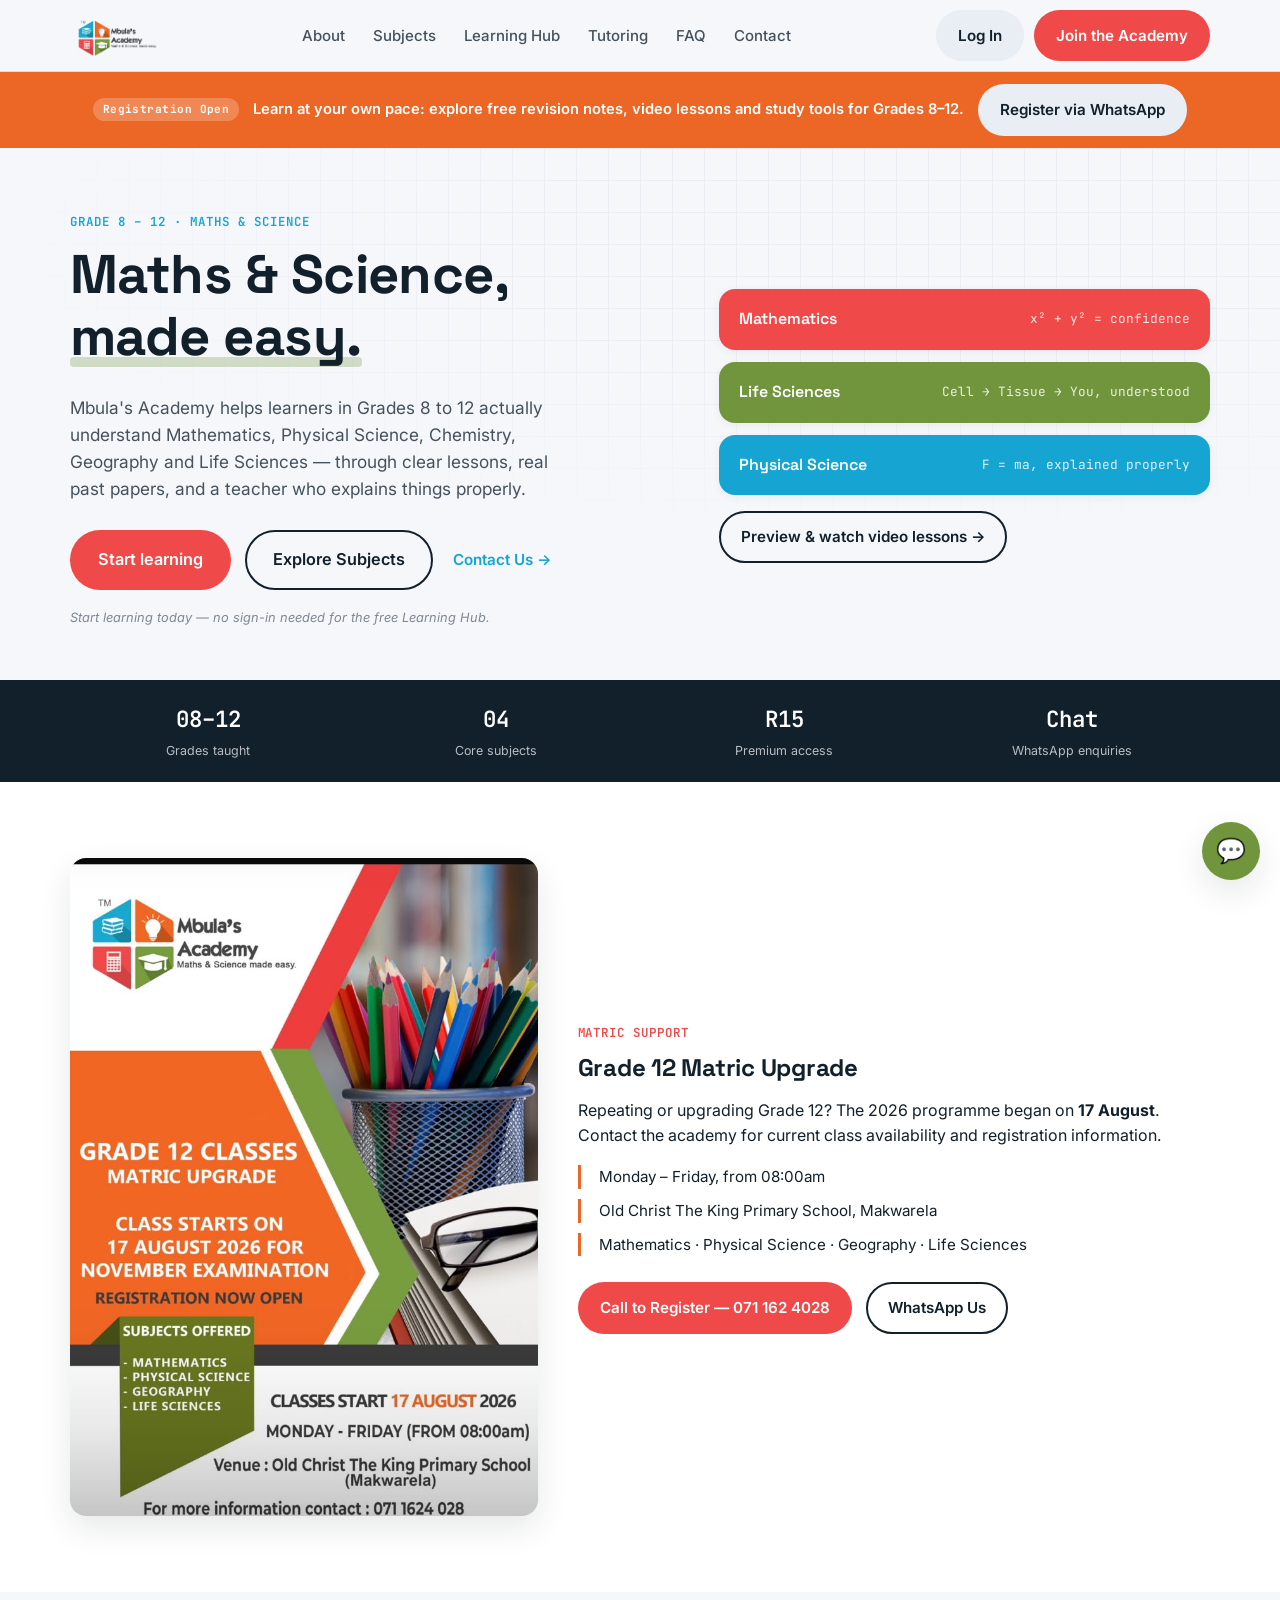
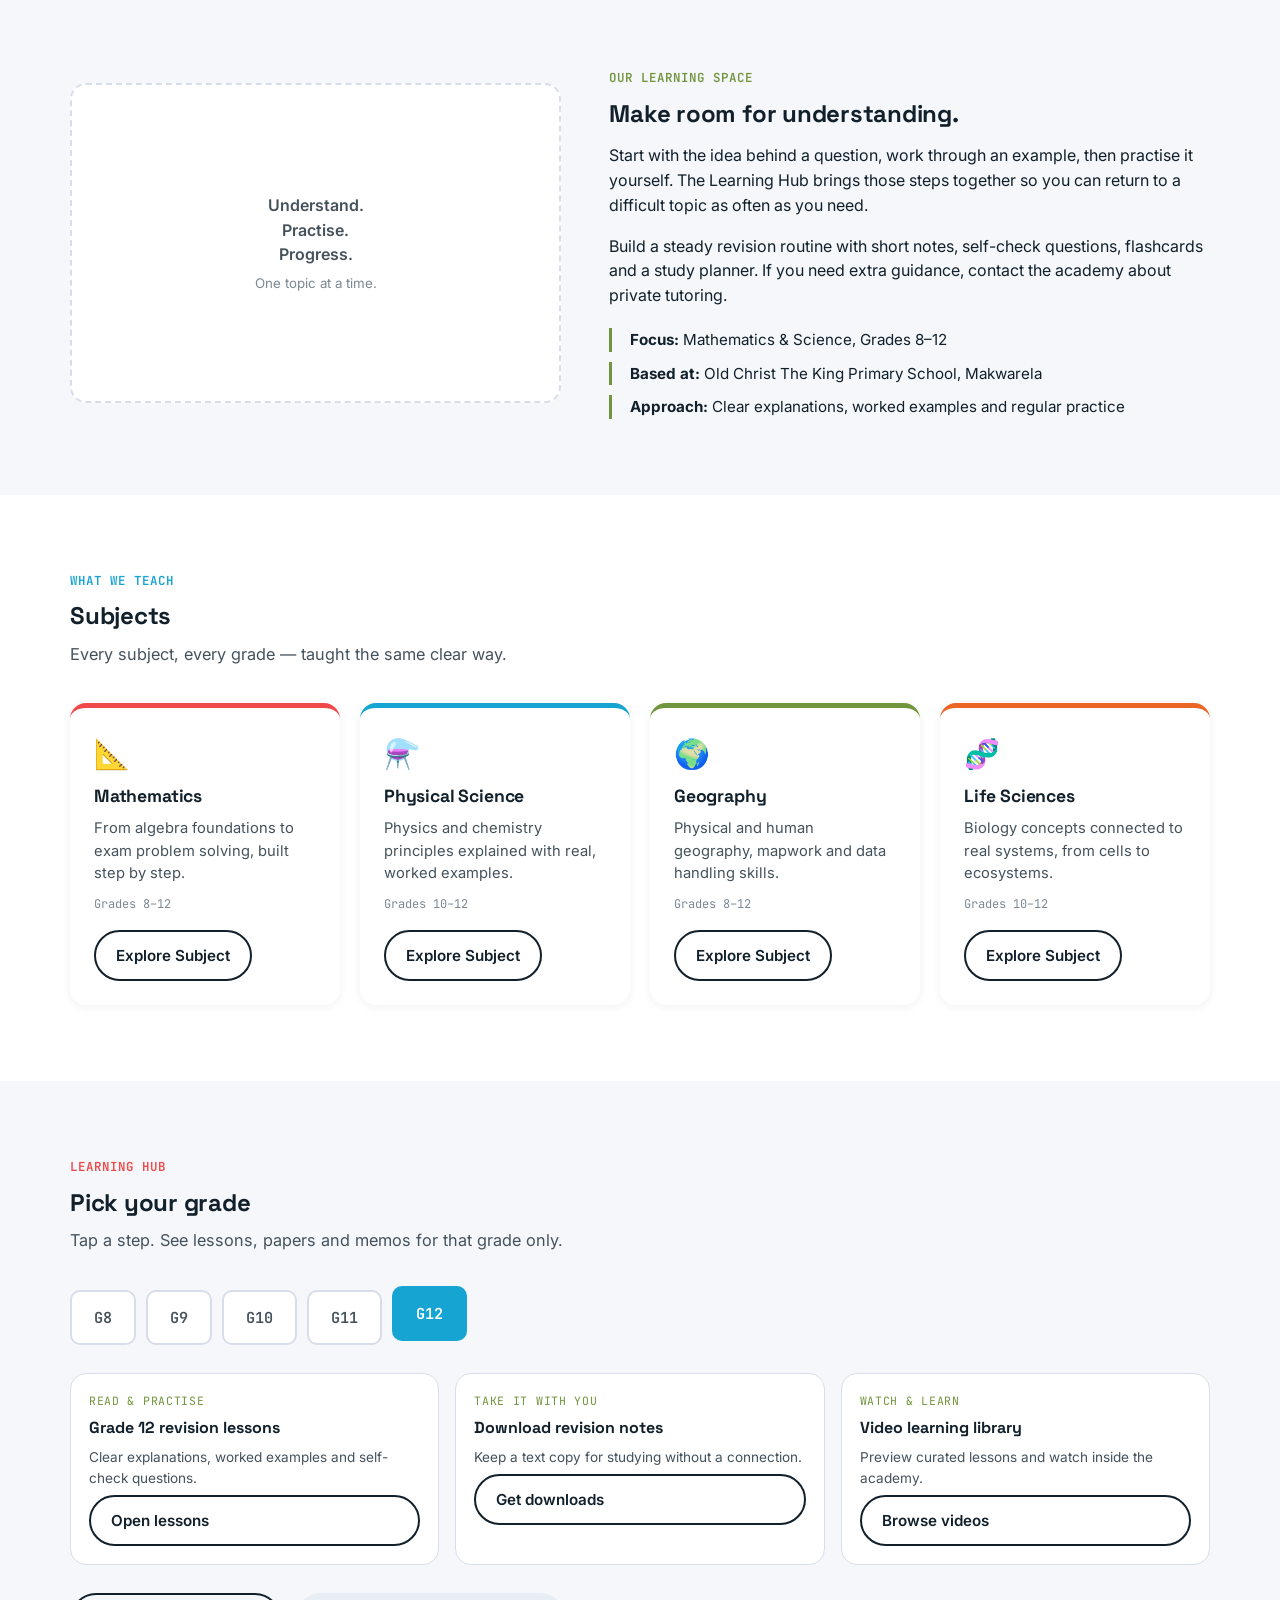
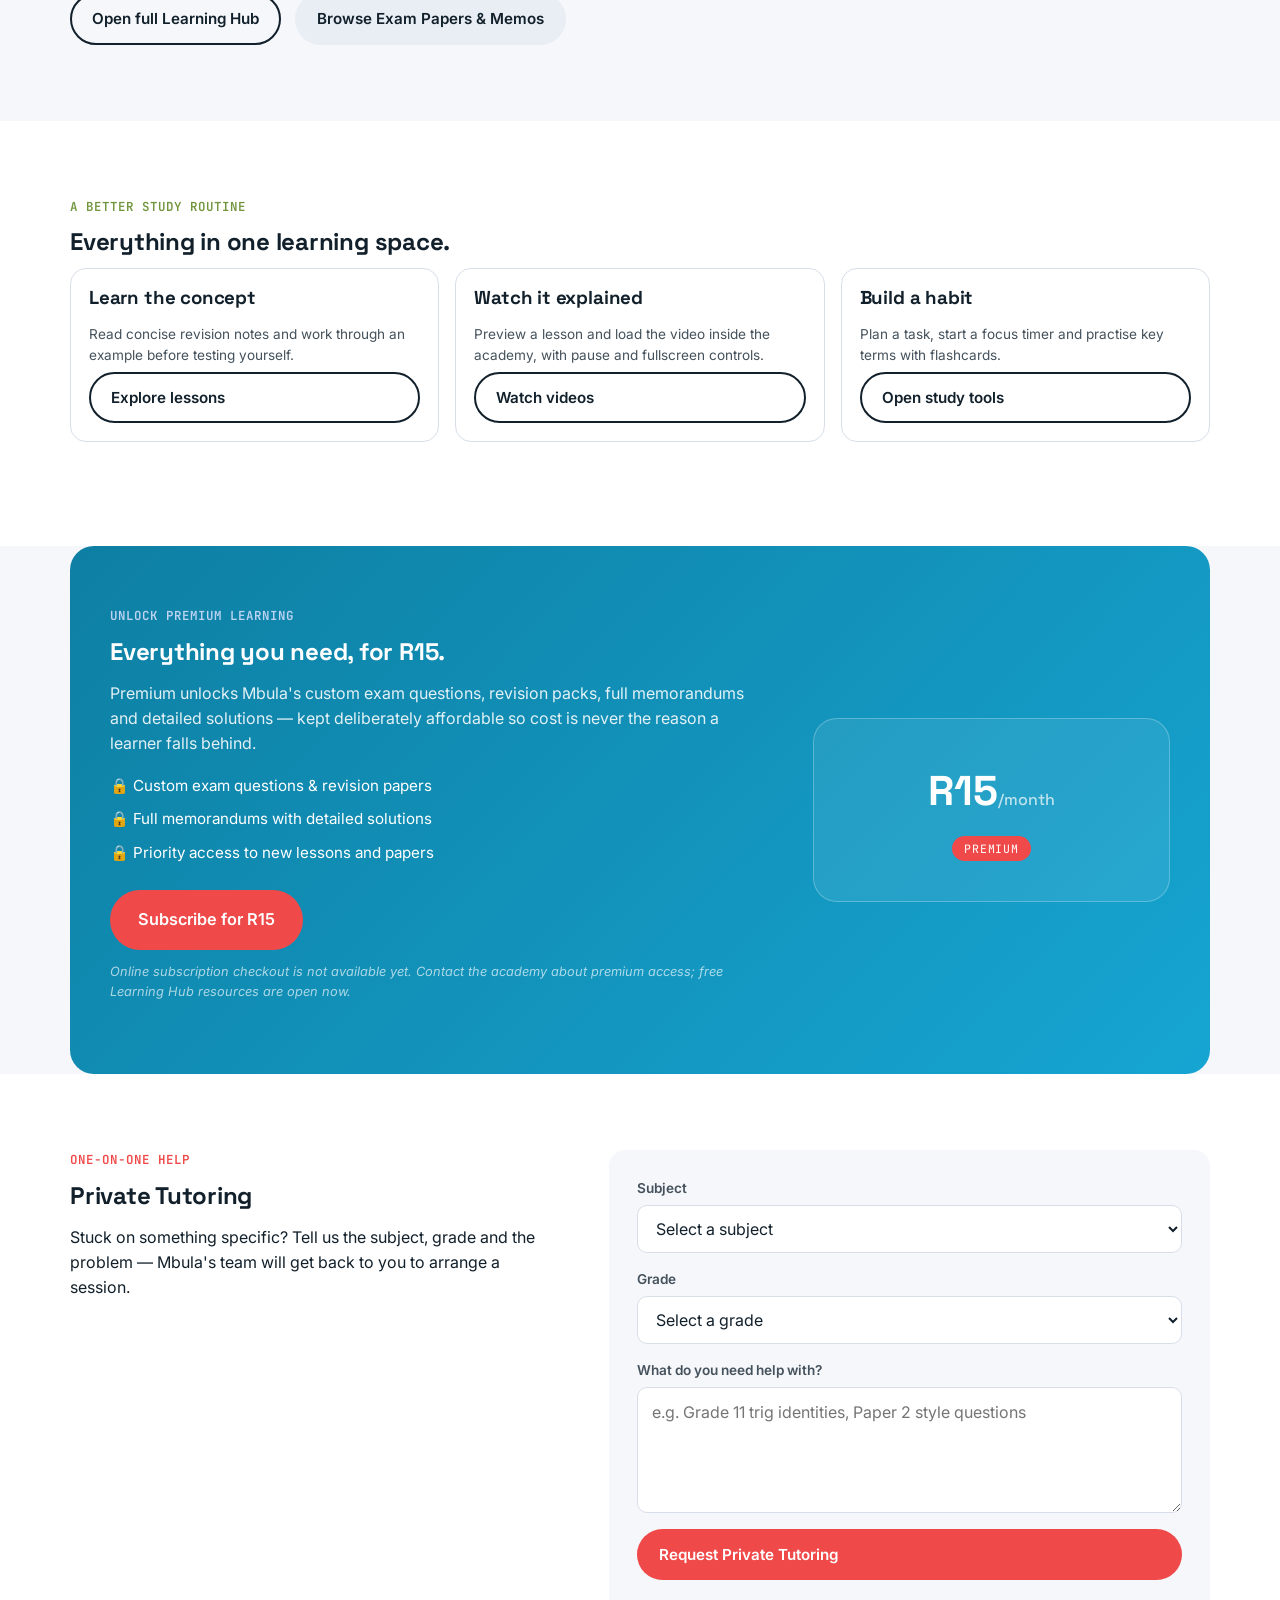
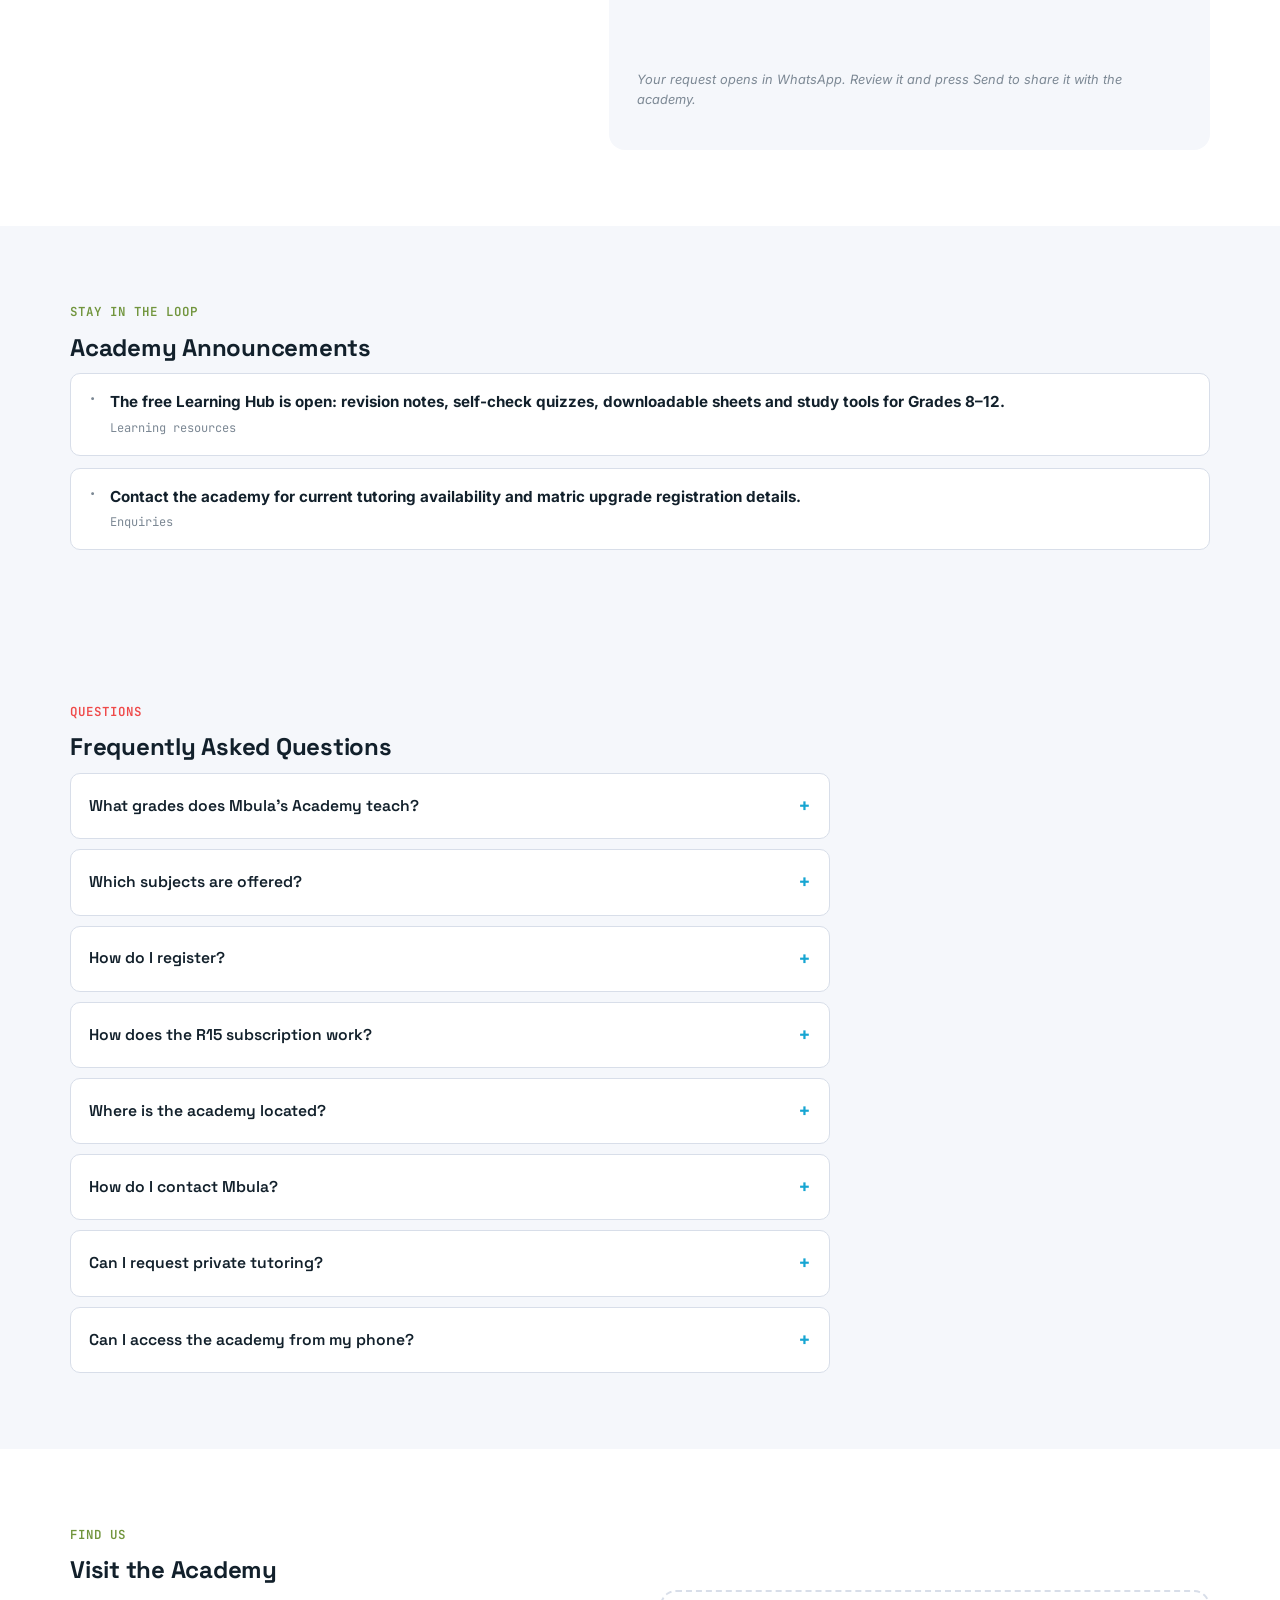
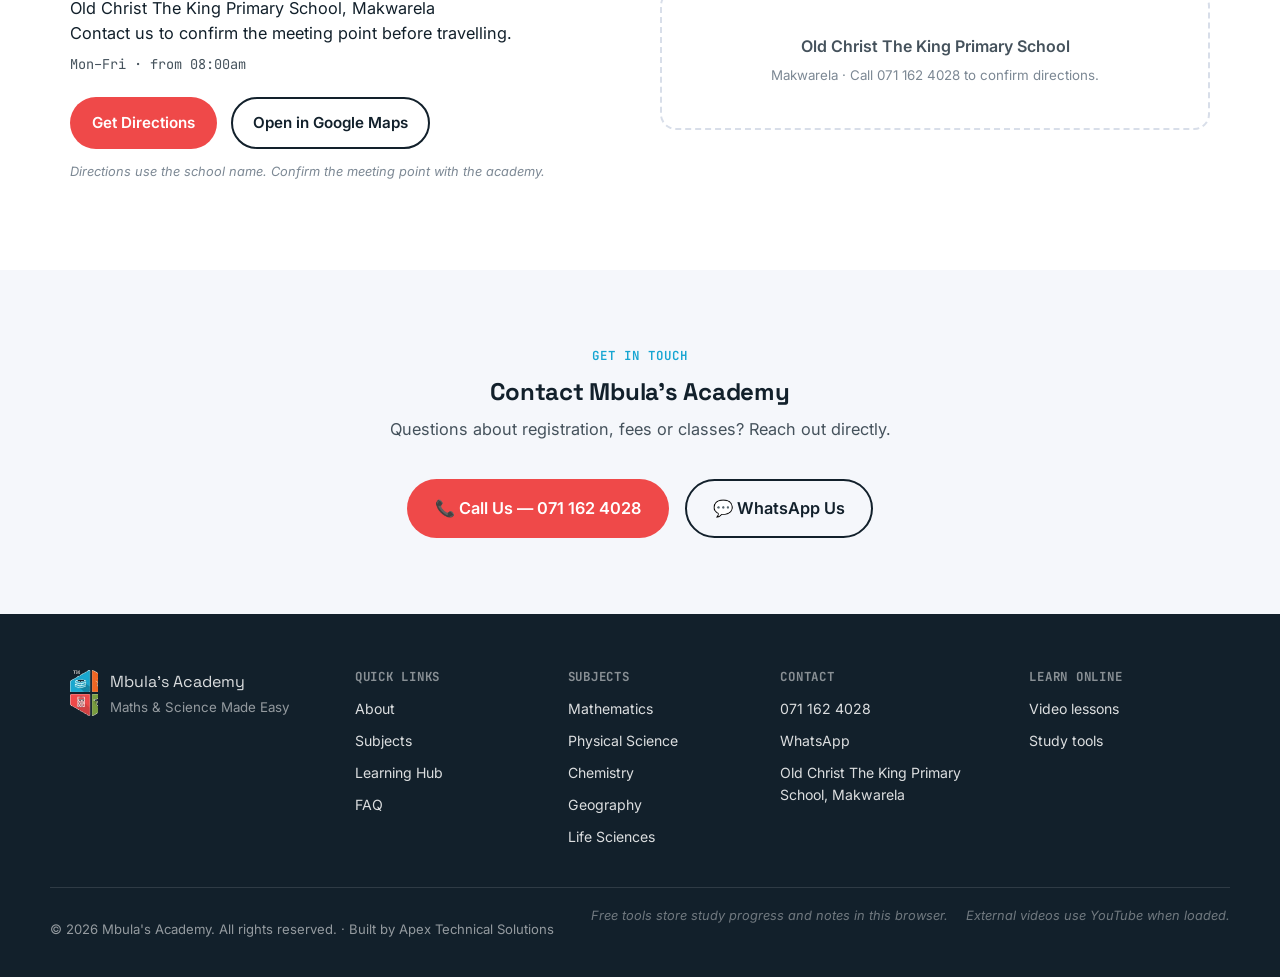
<file: index.html>
<!DOCTYPE html>
<html lang="en">
<head>
<meta charset="UTF-8">
<meta name="viewport" content="width=device-width, initial-scale=1.0">
<title>Mbula's Academy | Maths & Science Made Easy</title>
<meta name="description" content="Mbula's Academy teaches Grade 8-12 Mathematics, Physical Science, Chemistry, Geography and Life Sciences. Lessons, past papers and affordable premium tutoring — all in one place.">
<meta name="keywords" content="Mbula's Academy, Grade 8-12 tutoring, Mathematics, Physical Science, Makwarela, Limpopo tutoring, past exam papers">
<meta property="og:title" content="Mbula's Academy | Maths & Science Made Easy">
<meta property="og:description" content="Grade 8-12 Maths & Science lessons, past papers and affordable premium tutoring.">
<meta property="og:type" content="website">
<meta property="og:url" content="https://mbulas-academy.netlify.app/">
<meta property="og:site_name" content="Mbula's Academy">
<meta property="og:image" content="https://mbulas-academy.netlify.app/assets/images/mbulas-academy-logo.png">
<meta property="og:image:alt" content="Mbula's Academy logo">
<meta name="twitter:card" content="summary">
<link rel="canonical" href="https://mbulas-academy.netlify.app/">
<link rel="icon" type="image/png" href="assets/images/mbulas-academy-icon.png">

<link rel="preconnect" href="https://fonts.googleapis.com">
<link rel="preconnect" href="https://fonts.gstatic.com" crossorigin>
<link href="https://fonts.googleapis.com/css2?family=Space+Grotesk:wght@500;600;700&family=Inter:wght@400;500;600;700&family=JetBrains+Mono:wght@500;600&display=swap" rel="stylesheet">
<link rel="stylesheet" href="style.css">
</head>
<body>

<a class="skip-link" href="#main">Skip to content</a>

<!-- ============ HEADER / NAV ============ -->
<header class="site-header" id="siteHeader">
  <div class="header-inner container">
    <a href="#top" class="brand">
      <img src="assets/images/mbulas-academy-logo.png" alt="Mbula's Academy" class="brand-logo">
    </a>

    <nav class="main-nav" id="mainNav" aria-label="Primary">
      <a href="#about">About</a>
      <a href="#subjects">Subjects</a>
      <a href="#learning-hub">Learning Hub</a>
      <a href="#tutoring">Tutoring</a>
      <a href="#faq">FAQ</a>
      <a href="#contact">Contact</a>
    </nav>

    <div class="header-actions">
      <a href="pages/login.html" class="btn btn-ghost">Log In</a>
      <a href="pages/register.html" class="btn btn-primary">Join the Academy</a>
      <button class="nav-toggle" id="navToggle" aria-expanded="false" aria-controls="mainNav" aria-label="Open menu">
        <span></span><span></span><span></span>
      </button>
    </div>
  </div>
</header>

<div class="notice-banner">
  <div class="container notice-inner">
    <span class="notice-badge">Registration Open</span>
    <span>Learn at your own pace: explore free revision notes, video lessons and study tools for Grades 8–12.</span>
    <a class="btn btn-ghost" href="https://wa.me/27711624028?text=Hi%20Mbula%27s%20Academy%2C%20I%27d%20like%20to%20register%20for%20the%20Grade%2012%20Matric%20Upgrade%20classes." target="_blank" rel="noopener">Register via WhatsApp</a>
  </div>
</div>

<main id="main">

  <!-- ============ HERO ============ -->
  <section class="hero" id="top">
    <div class="hero-grid-bg" aria-hidden="true"></div>
    <div class="container hero-inner">
      <div class="hero-copy">
        <p class="eyebrow">Grade 8 &ndash; 12 &middot; Maths &amp; Science</p>
        <h1>Maths &amp; Science,<br><span class="text-underline">made easy.</span></h1>
        <p class="hero-lede">
          Mbula's Academy helps learners in Grades 8 to 12 actually understand Mathematics,
          Physical Science, Chemistry, Geography and Life Sciences &mdash; through clear lessons,
          real past papers, and a teacher who explains things properly.
        </p>
        <div class="hero-ctas">
          <a href="pages/learning.html" class="btn btn-primary btn-lg">Start learning</a>
          <a href="#subjects" class="btn btn-outline btn-lg">Explore Subjects</a>
          <a href="#contact" class="btn btn-text">Contact Us &rarr;</a>
        </div>
        <p class="hero-note">Start learning today — no sign-in needed for the free Learning Hub.</p>
      </div>

      <div class="hero-visual">
        <div class="book-stack">
          <div class="book-card book-red">
            <span class="book-spine">Mathematics</span>
            <span class="book-eq">x&sup2; + y&sup2; = confidence</span>
          </div>
          <div class="book-card book-green">
            <span class="book-spine">Life Sciences</span>
            <span class="book-eq">Cell &rarr; Tissue &rarr; You, understood</span>
          </div>
          <div class="book-card book-blue">
            <span class="book-spine">Physical Science</span>
            <span class="book-eq">F = ma, explained properly</span>
          </div>
        </div>
        <a class="btn btn-outline" href="pages/learning.html?tab=videos">Preview &amp; watch video lessons →</a>
      </div>
    </div>
  </section>

  <!-- ============ QUICK FACTS STRIP ============ -->
  <section class="facts-strip">
    <div class="container facts-inner">
      <div class="fact"><span class="fact-num font-mono">08&ndash;12</span><span>Grades taught</span></div>
      <div class="fact"><span class="fact-num font-mono">04</span><span>Core subjects</span></div>
      <div class="fact"><span class="fact-num font-mono">R15</span><span>Premium access</span></div>
      <div class="fact"><span class="fact-num font-mono">Chat</span><span>WhatsApp enquiries</span></div>
    </div>
  </section>

  <!-- ============ POSTER SHOWCASE (real, confirmed promotional material) ============ -->
  <section class="section section-alt" id="matric-upgrade">
    <div class="container poster-showcase">
      <img src="assets/images/mbulas-academy-poster-grade12.png" alt="Mbula's Academy Grade 12 Matric Upgrade poster: classes start 17 August 2026 for the November examination, registration now open, Monday to Friday from 08:00am at Old Christ The King Primary School, Makwarela.">
      <div class="poster-copy">
        <p class="eyebrow eyebrow-red">Matric support</p>
        <h2>Grade 12 Matric Upgrade</h2>
        <p>Repeating or upgrading Grade 12? The 2026 programme began on <strong>17 August</strong>. Contact the academy for current class availability and registration information.</p>
        <ul>
          <li>Monday &ndash; Friday, from 08:00am</li>
          <li>Old Christ The King Primary School, Makwarela</li>
          <li>Mathematics &middot; Physical Science &middot; Geography &middot; Life Sciences</li>
        </ul>
        <div class="hero-ctas">
          <a class="btn btn-primary" href="tel:+27711624028">Call to Register &mdash; 071 162 4028</a>
          <a class="btn btn-outline" href="https://wa.me/27711624028?text=Hi%20Mbula%27s%20Academy%2C%20I%27d%20like%20to%20register%20for%20the%20Grade%2012%20Matric%20Upgrade%20classes." target="_blank" rel="noopener">WhatsApp Us</a>
        </div>
      </div>
    </div>
  </section>

  <!-- ============ ABOUT / FOUNDER ============ -->
  <section class="section" id="about">
    <div class="container about-grid">
      <div class="about-photo"><div class="media-placeholder media-placeholder-tall"><span>Understand.<br>Practise.<br>Progress.</span><small>One topic at a time.</small></div></div>
      <div class="about-copy">
        <p class="eyebrow eyebrow-green">Our learning space</p>
        <h2>Make room for understanding.</h2>
        <p>
          Start with the idea behind a question, work through an example, then practise it yourself. The Learning Hub brings those steps together so you can return to a difficult topic as often as you need.
        </p>
        <p>
          Build a steady revision routine with short notes, self-check questions, flashcards and a study planner. If you need extra guidance, contact the academy about private tutoring.
        </p>
        <ul class="about-points">
          <li><strong>Focus:</strong> Mathematics &amp; Science, Grades 8&ndash;12</li>
          <li><strong>Based at:</strong> Old Christ The King Primary School, Makwarela</li>
          <li><strong>Approach:</strong> Clear explanations, worked examples and regular practice</li>
        </ul>
      </div>
    </div>
  </section>

  <!-- ============ SUBJECTS ============ -->
  <section class="section section-alt" id="subjects">
    <div class="container">
      <p class="eyebrow eyebrow-blue">What we teach</p>
      <h2>Subjects</h2>
      <p class="section-lede">Every subject, every grade &mdash; taught the same clear way.</p>

      <div class="subject-grid" id="subjectGrid"><!-- injected by script.js --></div>
    </div>
  </section>

  <!-- ============ GRADE LADDER / SELECTOR + LEARNING HUB PREVIEW ============ -->
  <section class="section" id="learning-hub">
    <div class="container">
      <p class="eyebrow eyebrow-red">Learning Hub</p>
      <h2>Pick your grade</h2>
      <p class="section-lede">Tap a step. See lessons, papers and memos for that grade only.</p>

      <div class="grade-ladder" id="gradeLadder" role="tablist" aria-label="Select your grade">
        <!-- injected by script.js -->
      </div>

      <div class="hub-preview" id="hubPreview" aria-live="polite">
        <!-- injected by script.js: lessons / exam papers / recommended video for selected grade -->
      </div>

      <div class="hub-links">
        <a href="pages/learning.html" class="btn btn-outline">Open full Learning Hub</a>
        <a href="pages/learning.html?tab=resources" class="btn btn-ghost">Browse Exam Papers &amp; Memos</a>
      </div>
    </div>
  </section>

  <section class="section section-alt" id="gallery"><div class="container"><p class="eyebrow eyebrow-green">A better study routine</p><h2>Everything in one learning space.</h2><div class="hub-preview"><div class="hub-card"><h3>Learn the concept</h3><p>Read concise revision notes and work through an example before testing yourself.</p><a class="btn btn-outline" href="pages/learning.html">Explore lessons</a></div><div class="hub-card"><h3>Watch it explained</h3><p>Preview a lesson and load the video inside the academy, with pause and fullscreen controls.</p><a class="btn btn-outline" href="pages/learning.html?tab=videos">Watch videos</a></div><div class="hub-card"><h3>Build a habit</h3><p>Plan a task, start a focus timer and practise key terms with flashcards.</p><a class="btn btn-outline" href="pages/learning.html?tab=tools">Open study tools</a></div></div></div></section>
<!-- ============ PREMIUM SUBSCRIPTION ============ -->
  <section class="section premium-section" id="premium">
    <div class="container premium-grid">
      <div>
        <p class="eyebrow eyebrow-blue">Unlock Premium Learning</p>
        <h2>Everything you need, for R15.</h2>
        <p>
          Premium unlocks Mbula's custom exam questions, revision packs, full
          memorandums and detailed solutions &mdash; kept deliberately affordable
          so cost is never the reason a learner falls behind.
        </p>
        <ul class="premium-list">
          <li>&#128274; Custom exam questions &amp; revision papers</li>
          <li>&#128274; Full memorandums with detailed solutions</li>
          <li>&#128274; Priority access to new lessons and papers</li>
        </ul>
        <button class="btn btn-primary btn-lg" id="subscribeBtn" type="button">Subscribe for R15</button>
        <p class="fine-print">Online subscription checkout is not available yet. Contact the academy about premium access; free Learning Hub resources are open now.</p>
      </div>
      <div class="premium-card" aria-hidden="true">
        <span class="premium-price font-mono">R15<small>/month</small></span>
        <span class="premium-tag">PREMIUM</span>
      </div>
    </div>
  </section>

  <!-- ============ PRIVATE TUTORING ============ -->
  <section class="section section-alt" id="tutoring">
    <div class="container tutoring-grid">
      <div>
        <p class="eyebrow eyebrow-red">One-on-one help</p>
        <h2>Private Tutoring</h2>
        <p>Stuck on something specific? Tell us the subject, grade and the problem &mdash; Mbula's team will get back to you to arrange a session.</p>
      </div>
      <form class="tutoring-form" id="tutoringForm" novalidate>
        <div class="form-row">
          <label for="tutSubject">Subject</label>
          <select id="tutSubject" name="subject" required>
            <option value="">Select a subject</option>
            <option>Mathematics</option>
            <option>Physical Science</option>
            <option>Chemistry</option>
            <option>Geography</option>
            <option>Life Sciences</option>
          </select>
        </div>
        <div class="form-row">
          <label for="tutGrade">Grade</label>
          <select id="tutGrade" name="grade" required>
            <option value="">Select a grade</option>
            <option>Grade 8</option><option>Grade 9</option><option>Grade 10</option>
            <option>Grade 11</option><option>Grade 12</option>
          </select>
        </div>
        <div class="form-row">
          <label for="tutMessage">What do you need help with?</label>
          <textarea id="tutMessage" name="message" rows="4" required placeholder="e.g. Grade 11 trig identities, Paper 2 style questions"></textarea>
        </div>
        <button class="btn btn-primary" type="submit">Request Private Tutoring</button>
        <p class="form-status" id="tutFormStatus" role="status" aria-live="polite"></p>
        <p class="fine-print">Your request opens in WhatsApp. Review it and press Send to share it with the academy.</p>
      </form>
    </div>
  </section>

  <!-- ============ ANNOUNCEMENTS ============ -->
  <section class="section" id="announcements">
    <div class="container">
      <p class="eyebrow eyebrow-green">Stay in the loop</p>
      <h2>Academy Announcements</h2>
      <div class="announcement-list" id="announcementList"><!-- injected by script.js --></div>
    </div>
  </section>

  <!-- ============ FAQ ============ -->
  <section class="section" id="faq">
    <div class="container">
      <p class="eyebrow eyebrow-red">Questions</p>
      <h2>Frequently Asked Questions</h2>
      <div class="faq-list" id="faqList"><!-- injected by script.js --></div>
    </div>
  </section>

  <!-- ============ LOCATION ============ -->
  <section class="section section-alt" id="location">
    <div class="container location-grid">
      <div>
        <p class="eyebrow eyebrow-green">Find Us</p>
        <h2>Visit the Academy</h2>
        <p class="location-address">Old Christ The King Primary School, Makwarela<br>
          Contact us to confirm the meeting point before travelling.</p>
        <p class="location-hours font-mono">Mon&ndash;Fri &middot; from 08:00am</p>
        <div class="location-actions">
          <a class="btn btn-primary" target="_blank" rel="noopener" id="directionsBtn"
             href="https://www.google.com/maps/dir/?api=1&destination=Old+Christ+The+King+Primary+School+Makwarela">Get Directions</a>
          <a class="btn btn-outline" target="_blank" rel="noopener" id="openMapsBtn"
             href="https://www.google.com/maps/search/?api=1&query=Old+Christ+The+King+Primary+School+Makwarela">Open in Google Maps</a>
        </div>
        <p class="fine-print">Directions use the school name. Confirm the meeting point with the academy.</p>
      </div>
      <div class="media-placeholder"><span>Old Christ The King Primary School</span><small>Makwarela · Call 071 162 4028 to confirm directions.</small></div>
    </div>
  </section>

  <!-- ============ CONTACT ============ -->
  <section class="section" id="contact">
    <div class="container contact-inner">
      <p class="eyebrow eyebrow-blue">Get in touch</p>
      <h2>Contact Mbula's Academy</h2>
      <p class="section-lede">Questions about registration, fees or classes? Reach out directly.</p>
      <div class="contact-actions">
        <a class="btn btn-primary btn-lg" href="tel:+27711624028">&#128222; Call Us &mdash; 071 162 4028</a>
        <a class="btn btn-outline btn-lg" id="whatsappContactBtn"
           href="https://wa.me/27711624028?text=Hi%20Mbula%27s%20Academy%2C%20I%20would%20like%20more%20information%20about%20the%20academy."
           target="_blank" rel="noopener">&#128172; WhatsApp Us</a>
      </div>
    </div>
  </section>

</main>

<!-- ============ FOOTER ============ -->
<footer class="site-footer">
  <div class="container footer-grid">
    <div class="footer-brand">
      <img src="assets/images/mbulas-academy-icon.png" alt="" class="footer-logo" aria-hidden="true">
      <p>Mbula's Academy<br><small>Maths &amp; Science Made Easy</small></p>
    </div>
    <div class="footer-col">
      <h3>Quick Links</h3>
      <a href="#about">About</a>
      <a href="#subjects">Subjects</a>
      <a href="#learning-hub">Learning Hub</a>
      <a href="#faq">FAQ</a>
    </div>
    <div class="footer-col">
      <h3>Subjects</h3>
      <span>Mathematics</span>
      <span>Physical Science</span>
      <span>Chemistry</span>
      <span>Geography</span>
      <span>Life Sciences</span>
    </div>
    <div class="footer-col">
      <h3>Contact</h3>
      <a href="tel:+27711624028">071 162 4028</a>
      <a href="https://wa.me/27711624028" target="_blank" rel="noopener">WhatsApp</a>
      <span>Old Christ The King Primary School, Makwarela</span>
    </div>
    <div class="footer-col">
      <h3>Learn online</h3><a href="pages/learning.html?tab=videos">Video lessons</a><a href="pages/learning.html?tab=tools">Study tools</a>
      
      
      
      
    </div>
  </div>
  <div class="container footer-bottom">
    <p>&copy; 2026 Mbula's Academy. All rights reserved. · <a href="https://apextechnicalsolutionssa.co.za/" target="_blank" rel="noopener">Built by Apex Technical Solutions</a></p>
    <div class="footer-legal">
      <span class="placeholder-flag">Free tools store study progress and notes in this browser.</span>
      <span class="placeholder-flag">External videos use YouTube when loaded.</span>
    </div>
  </div>
</footer>

<!-- ============ FLOATING ACTIONS ============ -->
<a class="whatsapp-float" id="whatsappFloat"
   href="https://wa.me/27711624028?text=Hi%20Mbula%27s%20Academy%2C%20I%20would%20like%20more%20information%20about%20the%20academy."
   target="_blank" rel="noopener" aria-label="Chat on WhatsApp">
  &#128172;
</a>
<button class="scroll-top" id="scrollTopBtn" type="button" aria-label="Scroll to top" hidden>&#8593;</button>

<script src="script.js"></script>
</body>
</html>
</file>
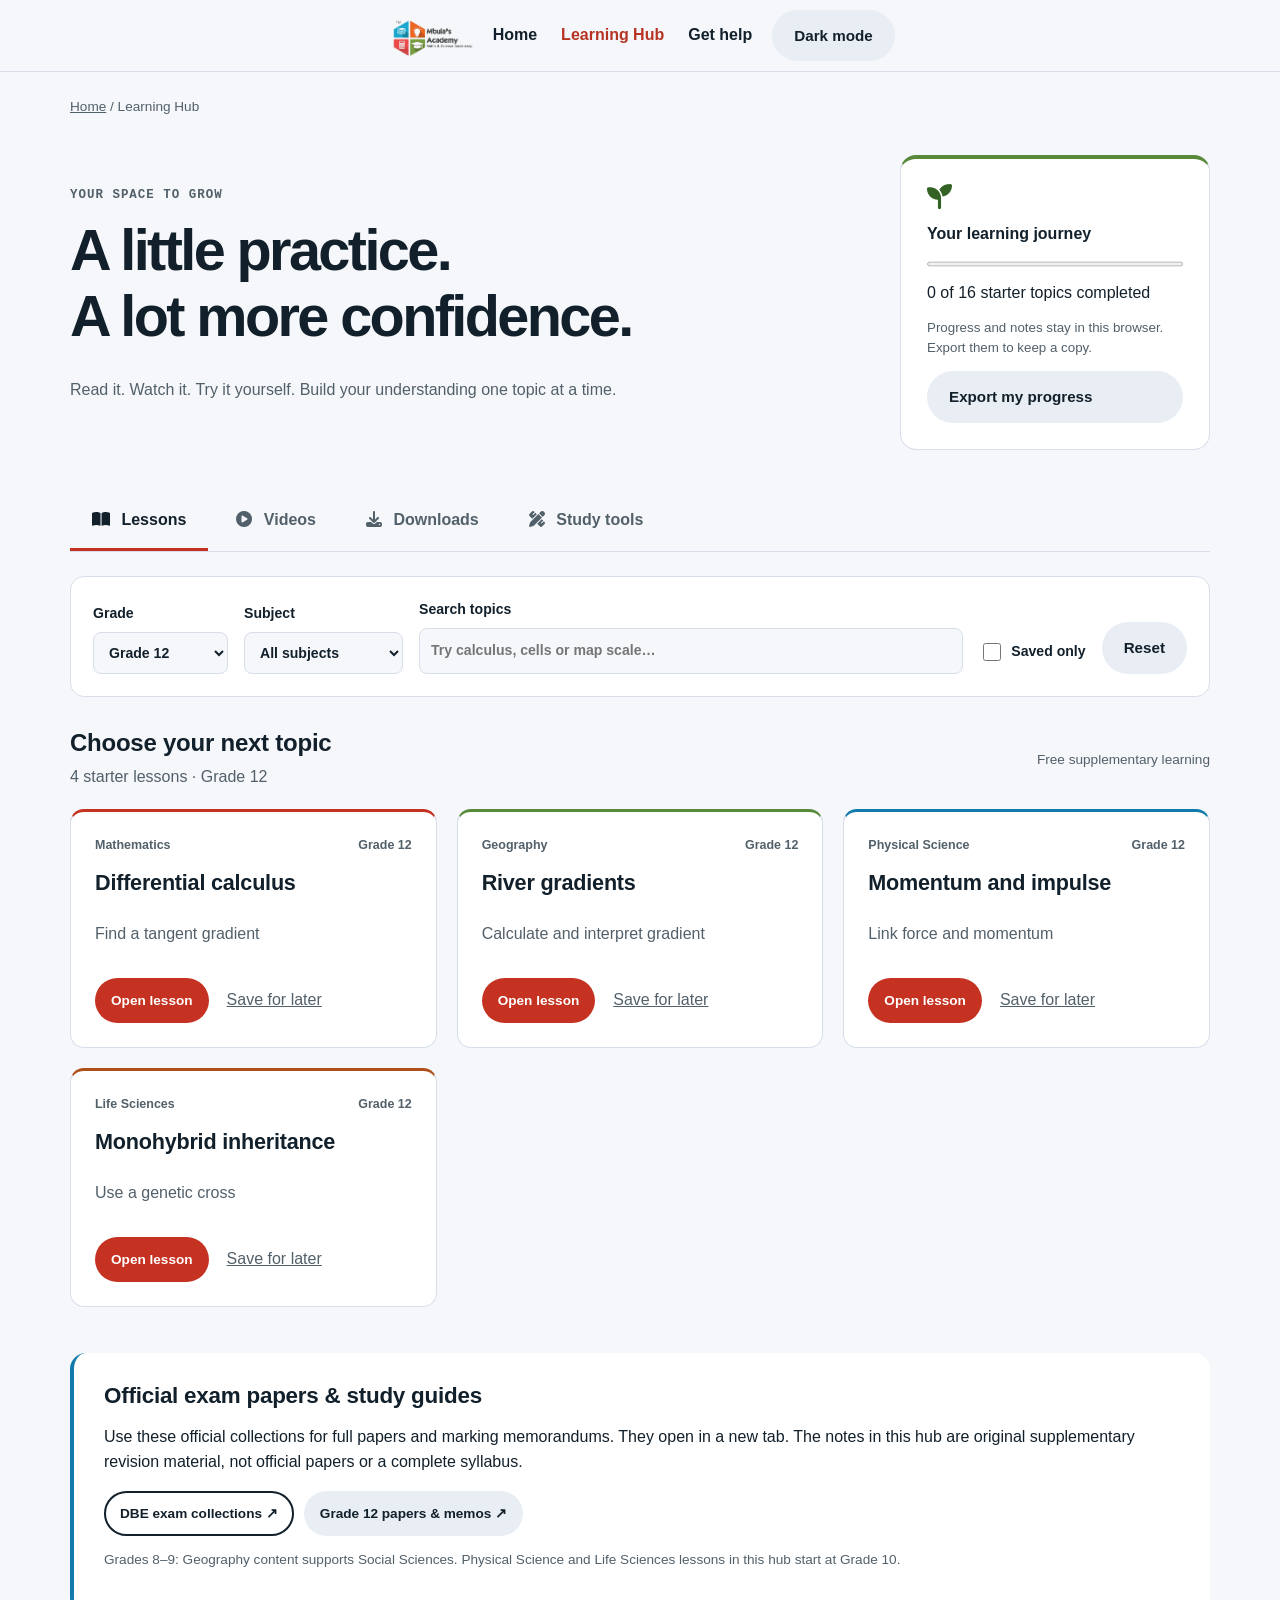
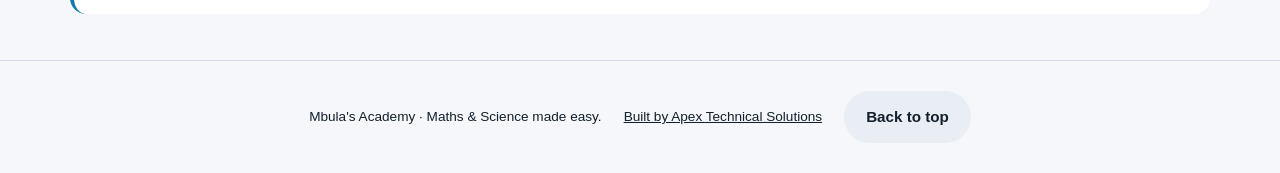
<file: pages/dashboard.html>
<!doctype html><html lang="en"><head><meta charset="utf-8"><meta name="viewport" content="width=device-width,initial-scale=1"><title>Student Learning Space | Mbula's Academy</title><meta name="robots" content="noindex"><meta http-equiv="refresh" content="0;url=learning.html?tab=lessons"></head><body><p><a href="learning.html?tab=lessons">Open Student Learning Space</a></p></body></html>
</file>
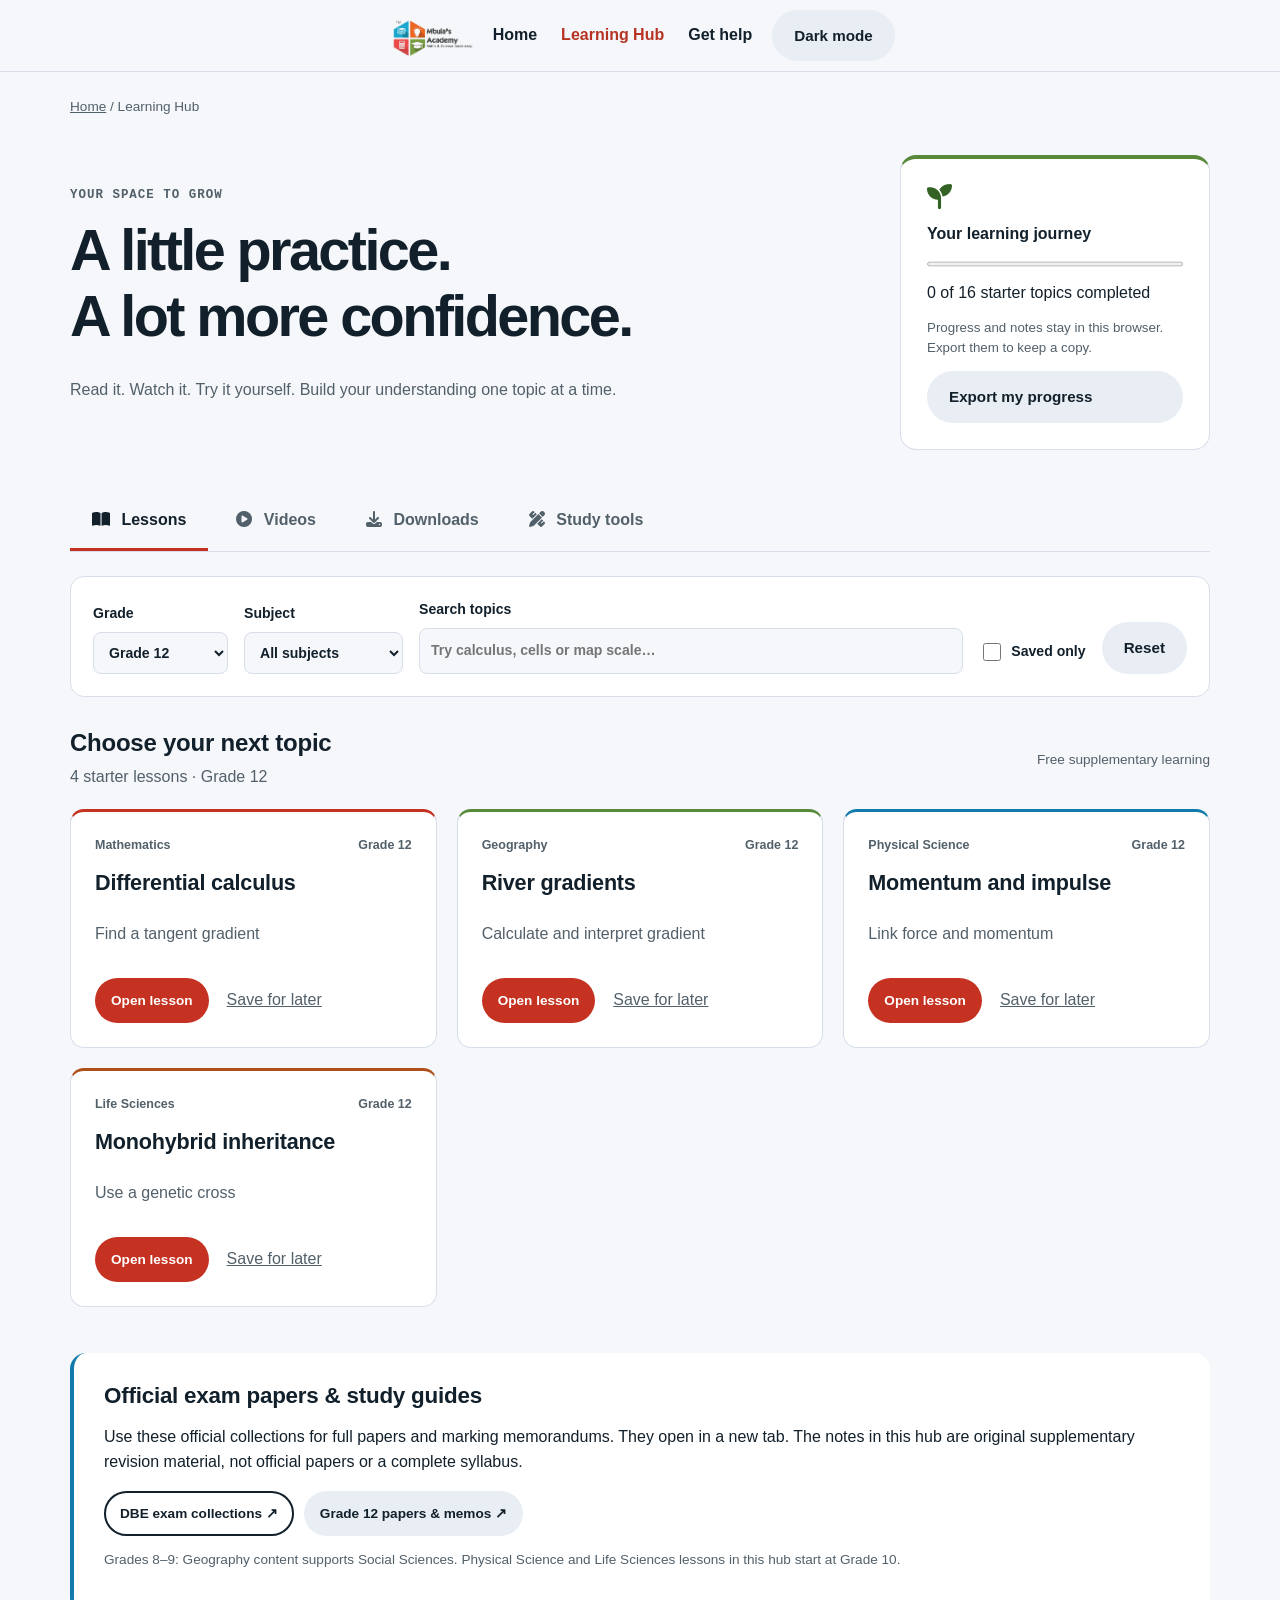
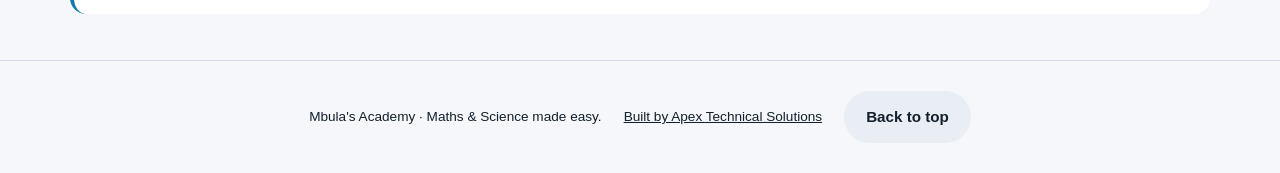
<file: pages/learning.html>
<!doctype html><html lang="en"><head><meta charset="utf-8"><meta name="viewport" content="width=device-width,initial-scale=1"><title>Learning Hub | Mbula's Academy</title><meta name="description" content="Study Grades 8–12 with revision notes, in-page video lessons, practice quizzes, flashcards and downloadable worksheets at Mbula's Academy."><link rel="canonical" href="https://mbulas-academy.netlify.app/pages/learning.html"><meta property="og:title" content="Learning Hub | Mbula's Academy"><meta property="og:description" content="Learn, practise and revise in one place. Free supplementary resources for Grades 8–12."><meta property="og:type" content="website"><meta property="og:url" content="https://mbulas-academy.netlify.app/pages/learning.html"><meta property="og:site_name" content="Mbula's Academy"><meta property="og:image" content="https://mbulas-academy.netlify.app/assets/images/mbulas-academy-logo.png"><meta property="og:image:alt" content="Mbula's Academy logo"><meta name="twitter:card" content="summary"><link rel="icon" href="../assets/images/mbulas-academy-icon.png"><link rel="stylesheet" href="../style.css"><link rel="stylesheet" href="../assets/learning.css"><link rel="stylesheet" href="https://cdnjs.cloudflare.com/ajax/libs/font-awesome/6.7.2/css/all.min.css"></head><body>
<a class="skip-link" href="#main">Skip to content</a><header class="site-header"><div class="container learn-header"><a href="../index.html"><img class="brand-logo" src="../assets/images/mbulas-academy-logo.png" alt="Mbula's Academy home"></a><nav aria-label="Primary"><a href="../index.html">Home</a><a href="learning.html" aria-current="page">Learning Hub</a><a href="../index.html#contact">Get help</a></nav><button id="theme" class="btn btn-ghost" aria-pressed="false">Dark mode</button></div></header>
<main id="main" class="container learn-main"><nav class="breadcrumbs" aria-label="Breadcrumb"><a href="../index.html">Home</a> / <span>Learning Hub</span></nav><div class="learn-intro"><div><p class="eyebrow eyebrow-green">YOUR SPACE TO GROW</p><h1>A little practice.<br>A lot more confidence.</h1><p>Read it. Watch it. Try it yourself. Build your understanding one topic at a time.</p></div><aside class="progress-card"><i class="fa-solid fa-seedling" aria-hidden="true"></i><strong id="progressLabel">Your learning journey</strong><progress id="progress" value="0" max="16"></progress><span id="progressText" role="status"></span><small>Progress and notes stay in this browser. Export them to keep a copy.</small><button class="btn btn-ghost" id="exportProgress">Export my progress</button></aside></div>
<nav class="learn-tabs" aria-label="Learning sections"><button data-tab="lessons" aria-pressed="true"><i class="fa-solid fa-book-open" aria-hidden="true"></i> Lessons</button><button data-tab="videos" aria-pressed="false"><i class="fa-solid fa-circle-play" aria-hidden="true"></i> Videos</button><button data-tab="resources" aria-pressed="false"><i class="fa-solid fa-download" aria-hidden="true"></i> Downloads</button><button data-tab="tools" aria-pressed="false"><i class="fa-solid fa-pen-ruler" aria-hidden="true"></i> Study tools</button></nav>
<section class="filter-bar" aria-label="Filter learning content"><label>Grade<select id="grade"><option value="8">Grade 8</option><option value="9">Grade 9</option><option value="10">Grade 10</option><option value="11">Grade 11</option><option value="12" selected>Grade 12</option></select></label><label>Subject<select id="subject"><option value="">All subjects</option><option>Mathematics</option><option>Physical Science</option><option>Geography</option><option>Life Sciences</option></select></label><label class="search-label">Search topics<input id="search" type="search" placeholder="Try calculus, cells or map scale…"></label><label class="saved-filter"><input type="checkbox" id="savedOnly"> Saved only</label><button class="btn btn-ghost" id="resetFilters">Reset</button></section>
<section id="catalogSection" aria-labelledby="catalogTitle"><div class="section-title"><div><h2 id="catalogTitle">Choose your next topic</h2><p id="resultCount" role="status"></p></div><span class="small-note">Free supplementary learning</span></div><div id="catalog" class="learn-grid"></div></section>
<section id="toolsSection" hidden><h2>Make study time work for you</h2><div class="tools-grid"><article class="tool-card"><h3>Focus timer</h3><p>Set a focused study session, then take a short break.</p><label>Session<select id="timerMode"><option value="1500">25 minutes of focus</option><option value="300">5 minute break</option><option value="900">15 minute break</option></select></label><output id="timerDisplay" class="timer-display">25:00</output><div class="card-actions"><button id="timerStart" class="btn btn-primary">Start</button><button id="timerReset" class="btn btn-ghost">Reset</button></div><p id="timerStatus" role="status"></p></article>
<article class="tool-card"><h3>Study planner</h3><p>Set a small task and tick it off when you finish.</p><form id="taskForm"><label>Task<input id="taskText" maxlength="140" required placeholder="Revise trigonometry for 20 minutes"></label><label>Due date<input id="taskDate" type="date" required></label><button class="btn btn-primary">Add task</button></form><ul id="taskList" class="task-list"></ul><button id="downloadPlan" class="btn btn-ghost">Download planner</button></article>
<article class="tool-card"><h3>Map scale calculator</h3><p>Convert centimetres on a ratio-scale map to ground distance.</p><form id="scaleForm"><label>Map distance (cm)<input id="mapDistance" type="number" min="0.001" step="any" required></label><label>Scale denominator (1 : n)<input id="scaleNumber" type="number" min="1" step="1" value="50000" required></label><button class="btn btn-primary">Calculate</button></form><p id="scaleResult" role="status">Formula: map cm × scale ÷ 100 000 = km.</p></article>
<article class="tool-card"><h3>Quick recall flashcards</h3><p>Cards follow your grade, subject and search filters.</p><p id="flashCount"></p><button id="flashCard" class="flash-card" aria-label="Flip flashcard"></button><p id="flashHint">Tap the card to reveal the answer.</p><div class="card-actions"><button id="prevCard" class="btn btn-ghost">Previous</button><button id="nextCard" class="btn btn-ghost">Next</button></div></article>
<article class="tool-card"><h3>My study notes</h3><p>Keep an error log: what went wrong, the corrected method, and a question to retry.</p><label>Notes<textarea id="studyNotes" rows="7" maxlength="20000" placeholder="Today I learned…"></textarea></label><p id="notesStatus" role="status"></p><button id="downloadNotes" class="btn btn-ghost">Download my notes</button></article>
<article class="tool-card"><h3>Revision that sticks</h3><ol><li>Read the explanation and cover it.</li><li>Recall the key idea in your own words.</li><li>Solve a question without the answer.</li><li>Check the method and record mistakes.</li><li>Revisit the topic tomorrow and next week.</li></ol><a class="btn btn-outline" href="https://wa.me/27711624028?text=Hi%20Mbula%27s%20Academy%2C%20I%20need%20help%20with%20my%20studies." target="_blank" rel="noopener">Ask for tutoring</a></article></div></section>
<aside class="resource-guidance"><h2>Official exam papers &amp; study guides</h2><p>Use these official collections for full papers and marking memorandums. They open in a new tab. The notes in this hub are original supplementary revision material, not official papers or a complete syllabus.</p><div class="card-actions"><a class="btn btn-outline" href="https://www.education.gov.za/Examinations/tabid/338/Default.aspx" target="_blank" rel="noopener">DBE exam collections ↗</a><a class="btn btn-ghost" href="https://wcedeportal.westerncape.gov.za/nsc-past-exam-papers-and-memos" target="_blank" rel="noopener">Grade 12 papers &amp; memos ↗</a></div><p class="small-note">Grades 8–9: Geography content supports Social Sciences. Physical Science and Life Sciences lessons in this hub start at Grade 10.</p></aside><noscript><p>Enable JavaScript to use lesson filters, quizzes and study tools. <a href="../assets/resources/lesson-5.txt" download>Download Grade 12 calculus notes</a>.</p></noscript></main>
<footer class="learn-footer"><p>Mbula's Academy · Maths &amp; Science made easy.</p><a href="https://apextechnicalsolutionssa.co.za/" target="_blank" rel="noopener">Built by Apex Technical Solutions</a><button class="btn btn-ghost" id="backTop">Back to top</button></footer>
<dialog id="lessonDialog" aria-labelledby="lessonTitle"><div class="dialog-top"><span>LEARN AT YOUR OWN PACE</span><button class="btn btn-ghost" id="closeLesson" aria-label="Close lesson">Close ×</button></div><div id="lessonBody"></div></dialog>
<dialog id="videoDialog" aria-labelledby="videoTitle"><div class="dialog-top"><h2 id="videoTitle">Video lesson</h2><button class="btn btn-ghost" id="closeVideo" aria-label="Close video">Close ×</button></div><div id="videoBody"></div></dialog>
<script src="../assets/learning-data.js"></script><script src="../assets/learning.js"></script></body></html>
</file>
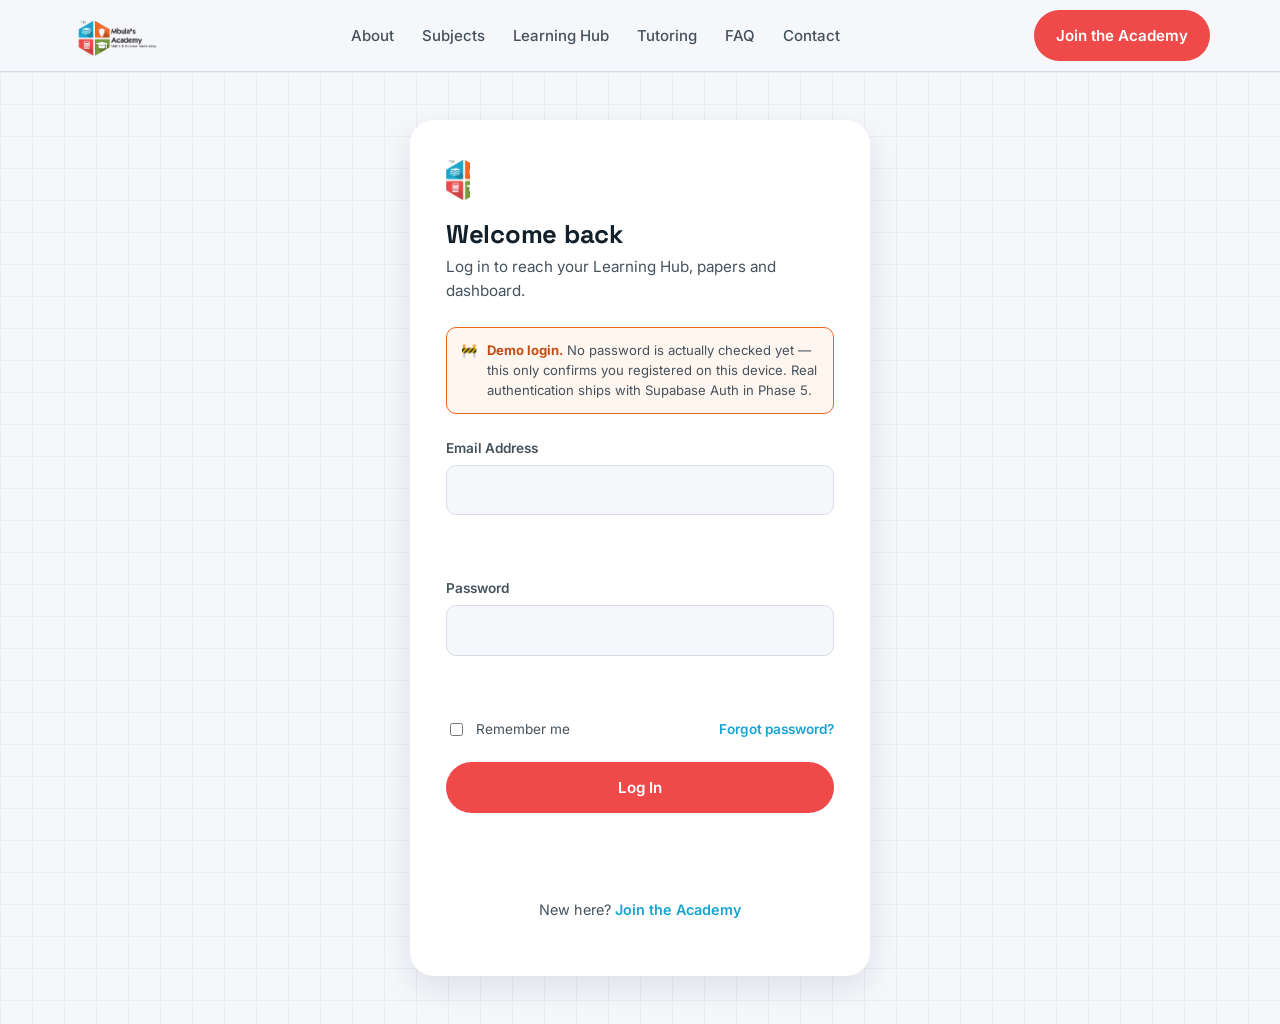
<file: pages/login.html>
<!DOCTYPE html>
<html lang="en">
<head>
<meta charset="UTF-8">
<meta name="viewport" content="width=device-width, initial-scale=1.0">
<title>Log In | Mbula's Academy</title>
<meta name="description" content="Log in to Mbula's Academy to access your lessons, past papers and dashboard.">
<link rel="icon" type="image/png" href="../assets/images/mbulas-academy-icon.png">
<link rel="preconnect" href="https://fonts.googleapis.com">
<link rel="preconnect" href="https://fonts.gstatic.com" crossorigin>
<link href="https://fonts.googleapis.com/css2?family=Space+Grotesk:wght@500;600;700&family=Inter:wght@400;500;600;700&family=JetBrains+Mono:wght@500;600&display=swap" rel="stylesheet">
<link rel="stylesheet" href="../style.css">
</head>
<body>

<a class="skip-link" href="#main">Skip to content</a>

<header class="site-header" id="siteHeader">
  <div class="header-inner container">
    <a href="../index.html" class="brand">
      <img src="../assets/images/mbulas-academy-logo.png" alt="Mbula's Academy" class="brand-logo">
    </a>
    <nav class="main-nav" id="mainNav" aria-label="Primary">
      <a href="../index.html#about">About</a>
      <a href="../index.html#subjects">Subjects</a>
      <a href="../index.html#learning-hub">Learning Hub</a>
      <a href="../index.html#tutoring">Tutoring</a>
      <a href="../index.html#faq">FAQ</a>
      <a href="../index.html#contact">Contact</a>
    </nav>
    <div class="header-actions">
      <a href="register.html" class="btn btn-primary">Join the Academy</a>
      <button class="nav-toggle" id="navToggle" aria-expanded="false" aria-controls="mainNav" aria-label="Open menu">
        <span></span><span></span><span></span>
      </button>
    </div>
  </div>
</header>

<main id="main">
  <div class="auth-shell">
    <div class="auth-card">
      <img src="../assets/images/mbulas-academy-icon.png" alt="" class="auth-logo" aria-hidden="true">
      <h1>Welcome back</h1>
      <p class="auth-lede">Log in to reach your Learning Hub, papers and dashboard.</p>

      <div class="demo-banner">
        <span aria-hidden="true">🚧</span>
        <span><strong>Demo login.</strong> No password is actually checked yet — this only confirms you registered on this device. Real authentication ships with Supabase Auth in Phase 5.</span>
      </div>

      <form class="auth-form" id="loginForm" novalidate>
        <div class="field-group">
          <label for="loginEmail">Email Address</label>
          <input type="email" id="loginEmail" name="email" autocomplete="email" required>
          <p class="field-error" id="err-loginEmail" role="alert"></p>
        </div>

        <div class="field-group">
          <label for="loginPassword">Password</label>
          <input type="password" id="loginPassword" name="password" autocomplete="current-password" required>
          <p class="field-error" id="err-loginPassword" role="alert"></p>
        </div>

        <div class="auth-links-row">
          <label class="field-checkbox" style="align-items:center;">
            <input type="checkbox" id="loginRemember" name="remember">
            <span>Remember me</span>
          </label>
          <a href="#" id="forgotPasswordLink">Forgot password?</a>
        </div>

        <button type="submit" class="btn btn-primary auth-submit">Log In</button>
        <p class="auth-status" id="loginStatus" role="status" aria-live="polite"></p>
      </form>

      <p class="auth-switch">New here? <a href="register.html">Join the Academy</a></p>
    </div>
  </div>
</main>

<script src="auth.js"></script>
<script>
  document.getElementById('forgotPasswordLink')?.addEventListener('click', (e) => {
    e.preventDefault();
    alert('Password reset isn\'t connected yet — this ships with Supabase Auth in Phase 5. For now, contact the academy directly via WhatsApp.');
  });
</script>
</body>
</html>
</file>
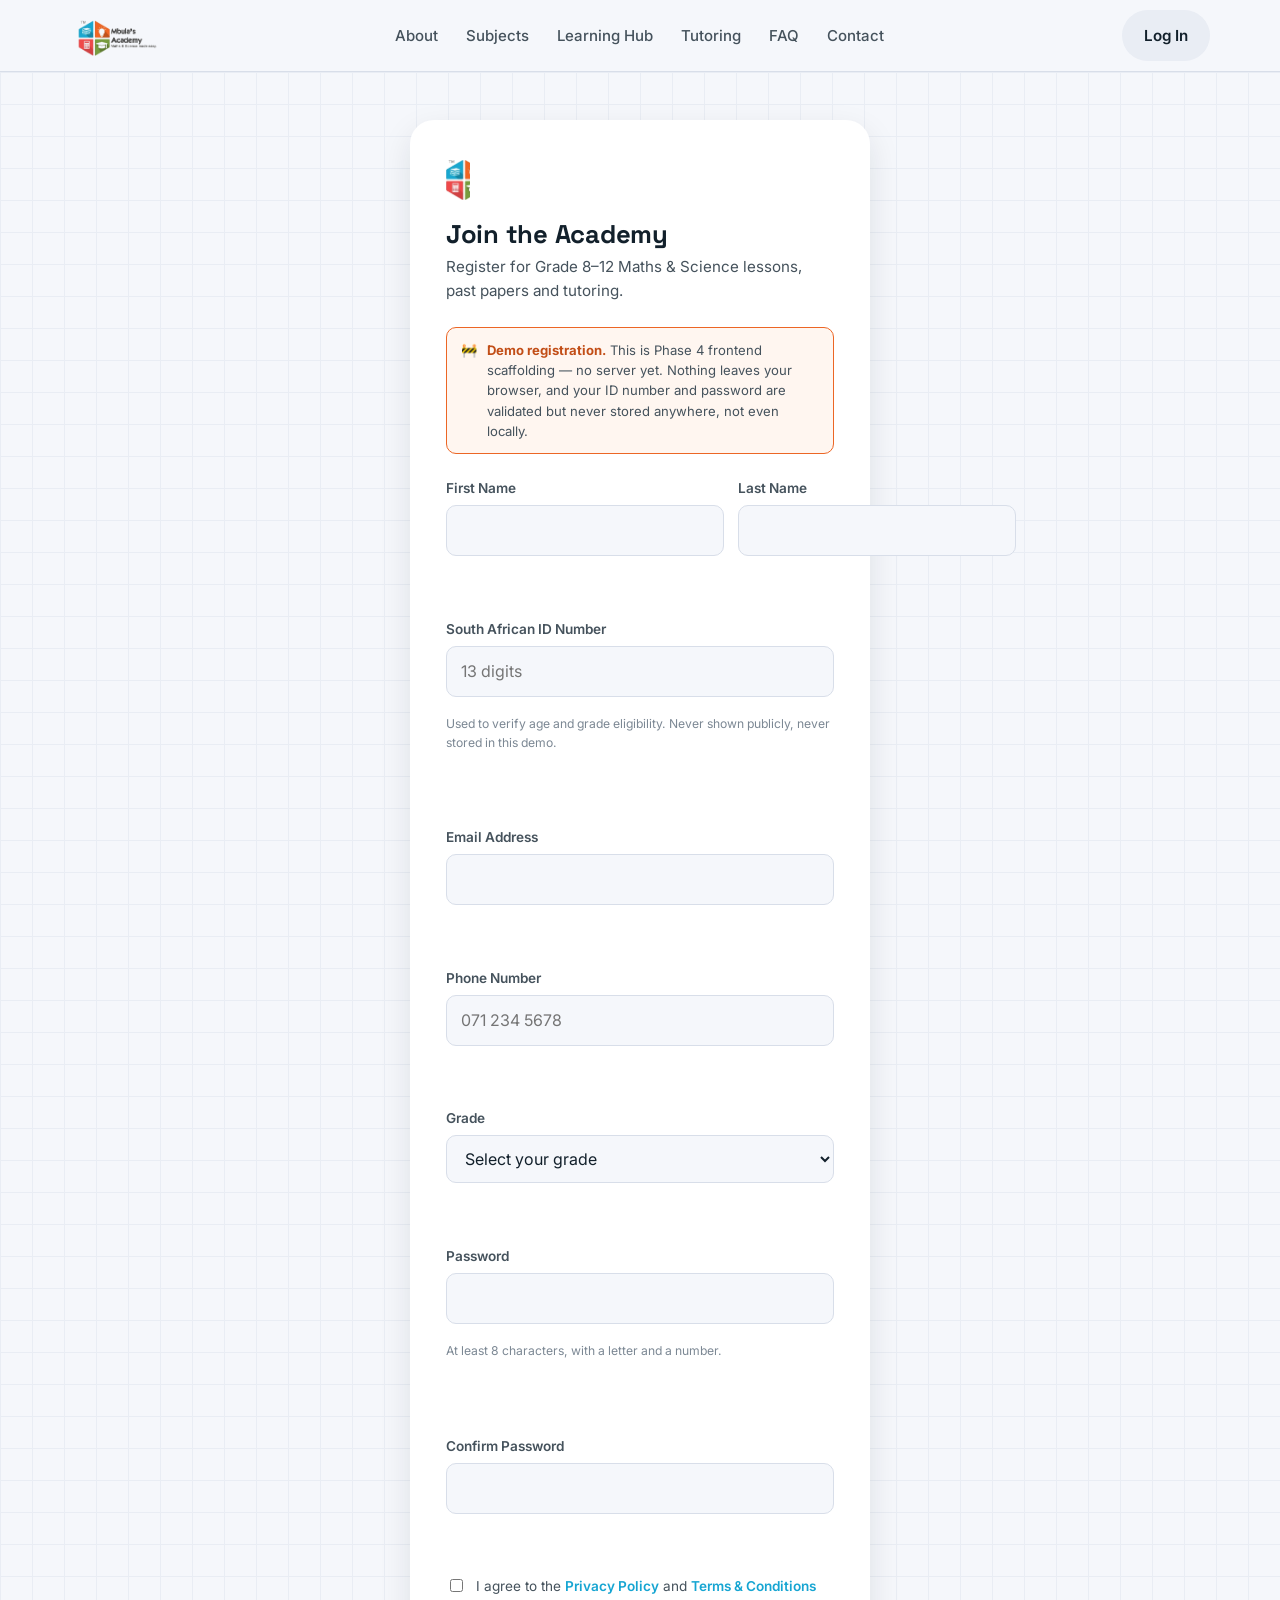
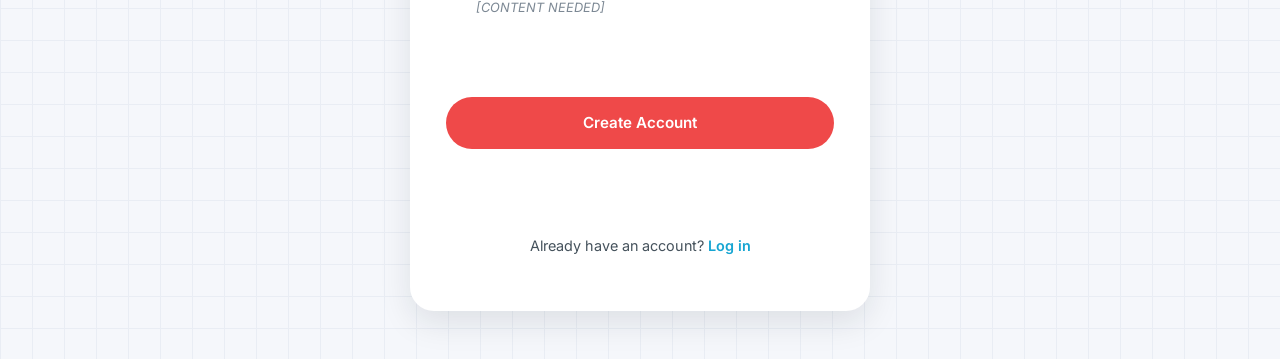
<file: pages/register.html>
<!DOCTYPE html>
<html lang="en">
<head>
<meta charset="UTF-8">
<meta name="viewport" content="width=device-width, initial-scale=1.0">
<title>Join the Academy | Mbula's Academy</title>
<meta name="description" content="Register for Mbula's Academy — Grade 8 to 12 Mathematics, Physical Science, Geography and Life Sciences.">
<link rel="icon" type="image/png" href="../assets/images/mbulas-academy-icon.png">
<link rel="preconnect" href="https://fonts.googleapis.com">
<link rel="preconnect" href="https://fonts.gstatic.com" crossorigin>
<link href="https://fonts.googleapis.com/css2?family=Space+Grotesk:wght@500;600;700&family=Inter:wght@400;500;600;700&family=JetBrains+Mono:wght@500;600&display=swap" rel="stylesheet">
<link rel="stylesheet" href="../style.css">
</head>
<body>

<a class="skip-link" href="#main">Skip to content</a>

<header class="site-header" id="siteHeader">
  <div class="header-inner container">
    <a href="../index.html" class="brand">
      <img src="../assets/images/mbulas-academy-logo.png" alt="Mbula's Academy" class="brand-logo">
    </a>
    <nav class="main-nav" id="mainNav" aria-label="Primary">
      <a href="../index.html#about">About</a>
      <a href="../index.html#subjects">Subjects</a>
      <a href="../index.html#learning-hub">Learning Hub</a>
      <a href="../index.html#tutoring">Tutoring</a>
      <a href="../index.html#faq">FAQ</a>
      <a href="../index.html#contact">Contact</a>
    </nav>
    <div class="header-actions">
      <a href="login.html" class="btn btn-ghost">Log In</a>
      <button class="nav-toggle" id="navToggle" aria-expanded="false" aria-controls="mainNav" aria-label="Open menu">
        <span></span><span></span><span></span>
      </button>
    </div>
  </div>
</header>

<main id="main">
  <div class="auth-shell">
    <div class="auth-card">
      <img src="../assets/images/mbulas-academy-icon.png" alt="" class="auth-logo" aria-hidden="true">
      <h1>Join the Academy</h1>
      <p class="auth-lede">Register for Grade 8&ndash;12 Maths &amp; Science lessons, past papers and tutoring.</p>

      <div class="demo-banner">
        <span aria-hidden="true">🚧</span>
        <span><strong>Demo registration.</strong> This is Phase 4 frontend scaffolding — no server yet. Nothing leaves your browser, and your ID number and password are validated but never stored anywhere, not even locally.</span>
      </div>

      <form class="auth-form" id="registerForm" novalidate>
        <div class="field-row-2">
          <div class="field-group">
            <label for="regFirstName">First Name</label>
            <input type="text" id="regFirstName" name="firstName" autocomplete="given-name" required>
            <p class="field-error" id="err-regFirstName" role="alert"></p>
          </div>
          <div class="field-group">
            <label for="regLastName">Last Name</label>
            <input type="text" id="regLastName" name="lastName" autocomplete="family-name" required>
            <p class="field-error" id="err-regLastName" role="alert"></p>
          </div>
        </div>

        <div class="field-group">
          <label for="regIdNumber">South African ID Number</label>
          <input type="text" id="regIdNumber" name="idNumber" inputmode="numeric" maxlength="13" placeholder="13 digits" required>
          <p class="field-hint">Used to verify age and grade eligibility. Never shown publicly, never stored in this demo.</p>
          <p class="field-error" id="err-regIdNumber" role="alert"></p>
        </div>

        <div class="field-group">
          <label for="regEmail">Email Address</label>
          <input type="email" id="regEmail" name="email" autocomplete="email" required>
          <p class="field-error" id="err-regEmail" role="alert"></p>
        </div>

        <div class="field-group">
          <label for="regPhone">Phone Number</label>
          <input type="tel" id="regPhone" name="phone" autocomplete="tel" placeholder="071 234 5678" required>
          <p class="field-error" id="err-regPhone" role="alert"></p>
        </div>

        <div class="field-group">
          <label for="regGrade">Grade</label>
          <select id="regGrade" name="grade" required>
            <option value="">Select your grade</option>
            <option>Grade 8</option><option>Grade 9</option><option>Grade 10</option>
            <option>Grade 11</option><option>Grade 12</option>
          </select>
          <p class="field-error" id="err-regGrade" role="alert"></p>
        </div>

        <div class="field-group">
          <label for="regPassword">Password</label>
          <input type="password" id="regPassword" name="password" autocomplete="new-password" required>
          <p class="field-hint">At least 8 characters, with a letter and a number.</p>
          <p class="field-error" id="err-regPassword" role="alert"></p>
        </div>

        <div class="field-group">
          <label for="regConfirm">Confirm Password</label>
          <input type="password" id="regConfirm" name="confirmPassword" autocomplete="new-password" required>
          <p class="field-error" id="err-regConfirm" role="alert"></p>
        </div>

        <div class="field-checkbox">
          <input type="checkbox" id="regTerms" name="terms" required>
          <label for="regTerms">I agree to the <a href="#">Privacy Policy</a> and <a href="#">Terms &amp; Conditions</a> <span class="placeholder-flag">[CONTENT NEEDED]</span></label>
        </div>
        <p class="field-error" id="err-regTerms" role="alert"></p>

        <button type="submit" class="btn btn-primary auth-submit">Create Account</button>
        <p class="auth-status" id="registerStatus" role="status" aria-live="polite"></p>
      </form>

      <p class="auth-switch">Already have an account? <a href="login.html">Log in</a></p>
    </div>
  </div>
</main>

<script src="auth.js"></script>
</body>
</html>
</file>
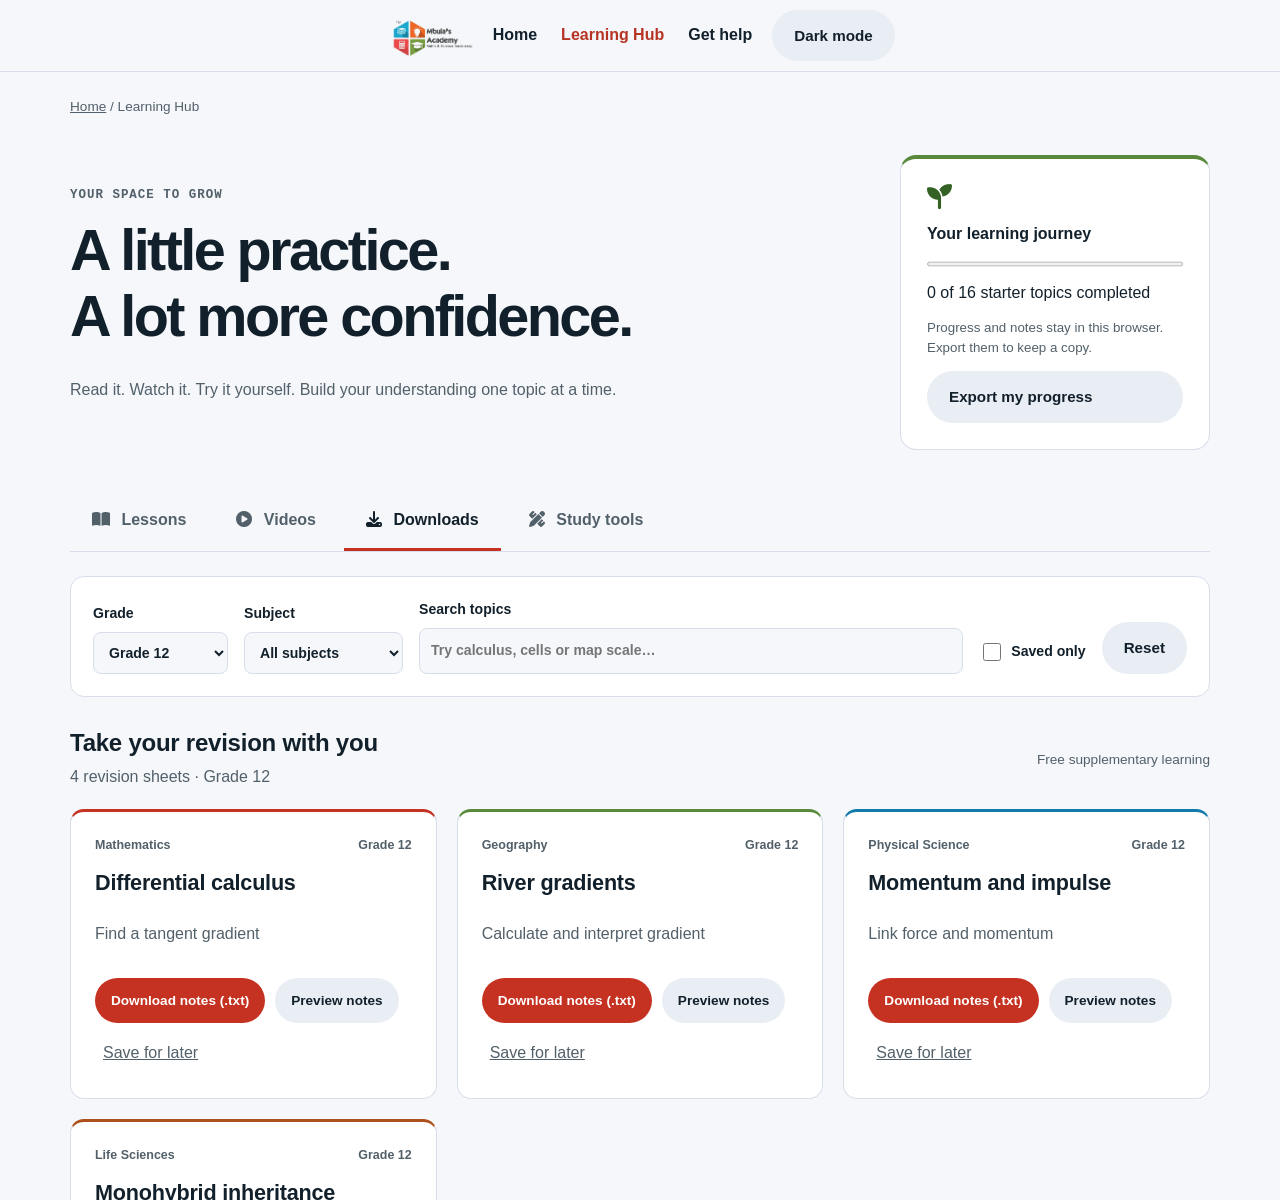
<file: pages/resources.html>
<!doctype html><html lang="en"><head><meta charset="utf-8"><meta name="viewport" content="width=device-width,initial-scale=1"><title>Resources | Mbula's Academy</title><meta name="robots" content="noindex"><meta http-equiv="refresh" content="0;url=learning.html?tab=resources"></head><body><p><a href="learning.html?tab=resources">Open Resources</a></p></body></html>
</file>
<file: style.css>
/* =========================================================
   MBULA'S ACADEMY — STYLE SYSTEM
   Palette, type and layout are exposed as CSS variables so
   the real brand colors (once confirmed from artwork) can
   replace these in one place.
   ========================================================= */

:root {
  /* ---- Color: exercise-book palette, not a primary chart ---- */
  --color-bg: #F5F7FB;          /* notebook-paper background */
  --color-bg-alt: #FFFFFF;
  --color-ink: #12202B;         /* near-black text */
  --color-ink-soft: #45525C;
  --color-ink-faint: #7C8894;

  --color-red: #EF4949;
  --color-red-dark: #C62F2F;
  --color-green: #71953D;
  --color-green-dark: #55702C;
  --color-blue: #16A5D2;
  --color-blue-dark: #0E7FA3;
  --color-orange: #EC6625;
  --color-orange-dark: #C24E17;

  --color-line: #D8DEE9;
  --color-line-soft: #E9EDF4;

  /* ---- Type ---- */
  --font-display: 'Space Grotesk', 'Segoe UI', sans-serif;
  --font-body: 'Inter', 'Segoe UI', sans-serif;
  --font-mono: 'JetBrains Mono', 'Courier New', monospace;

  /* ---- Layout ---- */
  --container-w: 1180px;
  --radius-sm: 10px;
  --radius-md: 16px;
  --radius-lg: 24px;
  --shadow-sm: 0 2px 10px rgba(18, 32, 43, 0.06);
  --shadow-md: 0 12px 32px rgba(18, 32, 43, 0.10);
  --header-h: 72px;
}

/* ---------- Reset ---------- */
* { box-sizing: border-box; }
html { scroll-behavior: smooth; scroll-padding-top: var(--header-h); }
body {
  margin: 0;
  background: var(--color-bg);
  color: var(--color-ink);
  font-family: var(--font-body);
  line-height: 1.55;
  -webkit-font-smoothing: antialiased;
}
img { max-width: 100%; display: block; }
a { color: inherit; text-decoration: none; }
ul { list-style: none; margin: 0; padding: 0; }
button { font: inherit; cursor: pointer; }
h1, h2, h3 { font-family: var(--font-display); line-height: 1.15; margin: 0 0 .5em; letter-spacing: -0.01em; }
.font-mono { font-family: var(--font-mono); }

@media (prefers-reduced-motion: reduce) {
  html { scroll-behavior: auto; }
  * { animation-duration: 0.001ms !important; transition-duration: 0.001ms !important; }
}

.skip-link {
  position: absolute; left: -999px; top: 0;
  background: var(--color-ink); color: #fff;
  padding: 10px 16px; z-index: 200; border-radius: 0 0 8px 0;
}
.skip-link:focus { left: 0; }

.container { max-width: var(--container-w); margin: 0 auto; padding: 0 20px; }

/* ---------- Buttons ---------- */
.btn {
  display: inline-flex; align-items: center; gap: 8px;
  padding: 12px 20px; border-radius: 999px;
  font-weight: 600; font-size: 0.95rem;
  border: 2px solid transparent;
  transition: transform .15s ease, box-shadow .15s ease, background .15s ease;
  white-space: nowrap;
}
.btn:focus-visible { outline: 3px solid var(--color-blue); outline-offset: 2px; }
.btn-primary { background: var(--color-red); color: #fff; }
.btn-primary:hover { background: var(--color-red-dark); transform: translateY(-1px); box-shadow: var(--shadow-sm); }
.btn-outline { background: transparent; border-color: var(--color-ink); color: var(--color-ink); }
.btn-outline:hover { background: var(--color-ink); color: #fff; }
.btn-ghost { background: var(--color-line-soft); color: var(--color-ink); }
.btn-ghost:hover { background: var(--color-line); }
.btn-text { background: none; color: var(--color-blue); font-weight: 600; padding: 12px 4px; }
.btn-lg { padding: 15px 26px; font-size: 1.02rem; }

/* ---------- Header ---------- */
.site-header {
  position: sticky; top: 0; z-index: 100;
  background: rgba(245, 247, 251, 0.92);
  backdrop-filter: blur(8px);
  border-bottom: 1px solid var(--color-line);
  height: var(--header-h);
  display: flex; align-items: center;
}
.header-inner { display: flex; align-items: center; justify-content: space-between; width: 100%; }

.brand { display: flex; align-items: center; gap: 10px; }
.brand-logo { height: 40px; width: auto; display: block; }

.main-nav { display: flex; gap: 28px; }
.main-nav a { font-weight: 500; font-size: 0.94rem; color: var(--color-ink-soft); }
.main-nav a:hover { color: var(--color-blue); }

.header-actions { display: flex; align-items: center; gap: 10px; }
.nav-toggle { display: none; flex-direction: column; gap: 5px; background: none; border: none; padding: 8px; }
.nav-toggle span { width: 22px; height: 2px; background: var(--color-ink); border-radius: 2px; }

/* ---------- Urgent notice banner ---------- */
.notice-banner {
  background: var(--color-orange); color: #fff;
  padding: 12px 0;
}
.notice-inner {
  display: flex; align-items: center; justify-content: center;
  gap: 14px; flex-wrap: wrap; text-align: center;
  font-size: 0.92rem; font-weight: 600;
}
.notice-inner .btn { flex-shrink: 0; }
.notice-badge {
  font-family: var(--font-mono); font-size: 0.7rem; font-weight: 700;
  background: rgba(255,255,255,0.22); padding: 3px 10px; border-radius: 999px;
  letter-spacing: 0.04em;
}

/* ---------- Poster showcase ---------- */
.poster-showcase { display: grid; grid-template-columns: 0.85fr 1.15fr; gap: 40px; align-items: center; }
.poster-showcase img { border-radius: var(--radius-md); box-shadow: var(--shadow-md); }
.poster-copy ul { display: flex; flex-direction: column; gap: 10px; margin: 18px 0 26px; }
.poster-copy li { padding-left: 18px; border-left: 3px solid var(--color-orange); font-size: 0.95rem; }

/* ---------- Hero ---------- */
.hero { position: relative; padding: 64px 0 40px; overflow: hidden; }
.hero-grid-bg {
  position: absolute; inset: 0; z-index: 0;
  background-image:
    linear-gradient(var(--color-line-soft) 1px, transparent 1px),
    linear-gradient(90deg, var(--color-line-soft) 1px, transparent 1px);
  background-size: 32px 32px;
  mask-image: radial-gradient(ellipse 80% 60% at 70% 20%, black 40%, transparent 90%);
  opacity: 0.9;
}
.hero-inner {
  position: relative; z-index: 1;
  display: grid; grid-template-columns: 1.1fr 0.9fr; gap: 48px; align-items: center;
}
.eyebrow {
  font-family: var(--font-mono); font-size: 0.78rem; font-weight: 600;
  text-transform: uppercase; letter-spacing: 0.08em; color: var(--color-blue);
  margin: 0 0 12px;
}
.eyebrow-green { color: var(--color-green); }
.eyebrow-red { color: var(--color-red); }
.eyebrow-blue { color: var(--color-blue); }

.hero h1 { font-size: clamp(2.2rem, 4.5vw, 3.4rem); }
.text-underline { position: relative; }
.text-underline::after {
  content: ""; position: absolute; left: 0; right: 0; bottom: 4px; height: 10px;
  background: var(--color-green); opacity: 0.28; z-index: -1; border-radius: 4px;
}
.hero-lede { font-size: 1.08rem; color: var(--color-ink-soft); max-width: 46ch; margin: 0 0 28px; }
.hero-ctas { display: flex; flex-wrap: wrap; gap: 14px; align-items: center; margin-bottom: 18px; }
.hero-note, .fine-print, .placeholder-flag {
  font-size: 0.8rem; color: var(--color-ink-faint); font-style: italic;
}

.hero-visual { position: relative; }
.book-stack { display: flex; flex-direction: column; gap: 12px; margin-bottom: 16px; }
.book-card {
  border-radius: var(--radius-md); padding: 18px 20px; color: #fff;
  display: flex; justify-content: space-between; align-items: center;
  box-shadow: var(--shadow-sm);
  animation: slideIn .6s ease both;
}
.book-card:nth-child(1) { animation-delay: .05s; }
.book-card:nth-child(2) { animation-delay: .15s; }
.book-card:nth-child(3) { animation-delay: .25s; }
@keyframes slideIn { from { opacity: 0; transform: translateX(24px);} to { opacity: 1; transform: none; } }
.book-red { background: var(--color-red); }
.book-green { background: var(--color-green); }
.book-blue { background: var(--color-blue); }
.book-spine { font-family: var(--font-display); font-weight: 600; }
.book-eq { font-family: var(--font-mono); font-size: 0.8rem; opacity: 0.85; }

.media-placeholder {
  border: 2px dashed var(--color-line);
  border-radius: var(--radius-md);
  background: var(--color-bg-alt);
  display: flex; flex-direction: column; align-items: center; justify-content: center;
  gap: 6px; padding: 32px; min-height: 140px; text-align: center; color: var(--color-ink-faint);
}
.media-placeholder span { font-weight: 600; color: var(--color-ink-soft); }
.media-placeholder-tall { min-height: 320px; }

/* ---------- Facts strip ---------- */
.facts-strip { background: var(--color-ink); color: #fff; padding: 22px 0; }
.facts-inner { display: grid; grid-template-columns: repeat(4, 1fr); text-align: center; gap: 12px; }
.fact { display: flex; flex-direction: column; gap: 4px; }
.fact-num { font-size: 1.4rem; font-weight: 600; color: #fff; }
.fact span:last-child { font-size: 0.78rem; color: rgba(255,255,255,0.7); }

/* ---------- Sections ---------- */
.section { padding: 76px 0; }
.section-alt { background: var(--color-bg-alt); }
.section-lede { color: var(--color-ink-soft); max-width: 60ch; margin: 0 0 36px; font-size: 1.02rem; }

/* ---------- About ---------- */
.about-grid { display: grid; grid-template-columns: 0.9fr 1.1fr; gap: 48px; align-items: center; }
.about-points { margin-top: 20px; display: flex; flex-direction: column; gap: 10px; }
.about-points li { padding-left: 18px; border-left: 3px solid var(--color-green); font-size: 0.95rem; }

/* ---------- Subjects ---------- */
.subject-grid { display: grid; grid-template-columns: repeat(auto-fit, minmax(220px, 1fr)); gap: 20px; margin-top: 12px; }
.subject-card {
  background: var(--color-bg-alt); border-radius: var(--radius-md);
  padding: 24px; border-top: 5px solid var(--tab-color, var(--color-blue));
  box-shadow: var(--shadow-sm); display: flex; flex-direction: column; gap: 10px;
  transition: transform .15s ease, box-shadow .15s ease;
}
.subject-card:hover { transform: translateY(-4px); box-shadow: var(--shadow-md); }
.subject-icon { font-size: 1.8rem; }
.subject-card h3 { font-size: 1.1rem; margin: 0; }
.subject-card p { color: var(--color-ink-soft); font-size: 0.92rem; margin: 0; flex-grow: 1; }
.subject-grades { font-family: var(--font-mono); font-size: 0.75rem; color: var(--color-ink-faint); }
.subject-card .btn { align-self: flex-start; margin-top: 6px; }

/* ---------- Grade ladder ---------- */
.grade-ladder { display: flex; gap: 10px; flex-wrap: wrap; margin: 28px 0; }
.grade-step {
  font-family: var(--font-mono); font-weight: 600; font-size: 0.95rem;
  padding: 14px 22px; border-radius: var(--radius-sm);
  background: var(--color-bg-alt); border: 2px solid var(--color-line);
  color: var(--color-ink-soft); transition: all .15s ease;
}
.grade-step[aria-selected="true"] {
  background: var(--color-blue); border-color: var(--color-blue); color: #fff;
  transform: translateY(-4px);
}
.grade-step:nth-child(1) { align-self: flex-end; }
.grade-step:nth-child(2) { align-self: flex-end; margin-top: -6px; }
.grade-step:nth-child(3) { align-self: flex-end; margin-top: -12px; }
.grade-step:nth-child(4) { align-self: flex-end; margin-top: -18px; }
.grade-step:nth-child(5) { align-self: flex-end; margin-top: -24px; }

.hub-preview { display: grid; grid-template-columns: repeat(auto-fit, minmax(240px, 1fr)); gap: 16px; margin-bottom: 28px; }
.hub-card {
  background: var(--color-bg-alt); border: 1px solid var(--color-line);
  border-radius: var(--radius-md); padding: 18px; display: flex; flex-direction: column; gap: 6px;
}
.hub-card-label { font-family: var(--font-mono); font-size: 0.72rem; text-transform: uppercase; letter-spacing: 0.06em; color: var(--color-green); }
.hub-card h4 { margin: 0; font-family: var(--font-display); font-size: 1rem; }
.hub-card p { margin: 0; font-size: 0.85rem; color: var(--color-ink-soft); }
.hub-links { display: flex; gap: 14px; flex-wrap: wrap; }

/* ---------- Gallery ---------- */
.gallery-grid { display: grid; grid-template-columns: repeat(auto-fit, minmax(220px, 1fr)); gap: 16px; }
.gallery-tile { min-height: 180px; }

/* ---------- Premium ---------- */
.premium-section { background: linear-gradient(135deg, var(--color-blue-dark), var(--color-blue)); color: #fff; border-radius: var(--radius-lg); margin: 0 20px; padding: 60px 40px; max-width: calc(var(--container-w) - 40px); margin-left: auto; margin-right: auto; }
.premium-section .eyebrow { color: #BFD3F2; }
.premium-section p { color: rgba(255,255,255,0.88); }
.premium-grid { display: grid; grid-template-columns: 1.3fr 0.7fr; gap: 40px; align-items: center; padding: 0; max-width: none; }
.premium-list { display: flex; flex-direction: column; gap: 10px; margin: 18px 0 26px; font-size: 0.95rem; }
.premium-section .fine-print { color: rgba(255,255,255,0.65); margin-top: 12px; }
.premium-card {
  background: rgba(255,255,255,0.08); border: 1px solid rgba(255,255,255,0.25);
  border-radius: var(--radius-lg); padding: 40px; text-align: center;
  display: flex; flex-direction: column; align-items: center; gap: 12px;
}
.premium-price { font-family: var(--font-display); font-size: 2.6rem; font-weight: 700; }
.premium-price small { font-size: 1rem; font-weight: 500; opacity: 0.7; }
.premium-tag {
  font-family: var(--font-mono); font-size: 0.72rem; letter-spacing: 0.08em;
  background: var(--color-red); padding: 4px 12px; border-radius: 999px;
}

/* ---------- Tutoring ---------- */
.tutoring-grid { display: grid; grid-template-columns: 0.9fr 1.1fr; gap: 48px; }
.tutoring-form { background: var(--color-bg); border-radius: var(--radius-md); padding: 28px; display: flex; flex-direction: column; gap: 16px; }
.form-row { display: flex; flex-direction: column; gap: 6px; }
.form-row label { font-size: 0.85rem; font-weight: 600; color: var(--color-ink-soft); }
.form-row select, .form-row textarea, .form-row input {
  font: inherit; padding: 12px 14px; border-radius: var(--radius-sm);
  border: 1.5px solid var(--color-line); background: var(--color-bg-alt); color: var(--color-ink);
}
.form-row select:focus, .form-row textarea:focus, .form-row input:focus {
  outline: none; border-color: var(--color-blue);
}
.form-status { font-size: 0.88rem; font-weight: 600; min-height: 1.2em; }
.form-status.success { color: var(--color-green-dark); }
.form-status.error { color: var(--color-red-dark); }

/* ---------- Announcements ---------- */
.announcement-list { display: flex; flex-direction: column; gap: 12px; }
.announcement-item {
  display: flex; gap: 14px; align-items: flex-start;
  background: var(--color-bg-alt); border: 1px solid var(--color-line);
  border-radius: var(--radius-sm); padding: 16px 18px;
}
.announcement-confirmed { border-color: var(--color-orange); border-width: 1.5px; background: #FFF6F0; }
.announcement-confirmed span { color: var(--color-orange-dark); font-weight: 600; }
.announcement-icon { font-size: 1.1rem; }
.announcement-item strong { display: block; font-size: 0.95rem; }
.announcement-item span { font-family: var(--font-mono); font-size: 0.75rem; color: var(--color-ink-faint); }

/* ---------- Testimonials ---------- */
.testimonial-grid { display: grid; grid-template-columns: repeat(auto-fit, minmax(260px, 1fr)); gap: 20px; }
.testimonial-card { background: var(--color-bg); border-radius: var(--radius-md); padding: 22px; border-left: 4px solid var(--color-green); }
.testimonial-card p { font-style: italic; color: var(--color-ink-soft); margin: 0 0 14px; }
.testimonial-card footer { font-family: var(--font-mono); font-size: 0.8rem; font-weight: 600; }

/* ---------- FAQ ---------- */
.faq-list { display: flex; flex-direction: column; gap: 10px; max-width: 760px; }
.faq-item { border: 1px solid var(--color-line); border-radius: var(--radius-sm); background: var(--color-bg-alt); overflow: hidden; }
.faq-question {
  width: 100%; display: flex; justify-content: space-between; align-items: center;
  padding: 16px 18px; background: none; border: none; text-align: left;
  font-family: var(--font-display); font-weight: 600; font-size: 0.98rem; color: var(--color-ink);
}
.faq-question::after { content: "+"; font-size: 1.3rem; color: var(--color-blue); transition: transform .2s ease; }
.faq-item.open .faq-question::after { transform: rotate(45deg); }
.faq-answer { max-height: 0; overflow: hidden; transition: max-height .25s ease, padding .25s ease; padding: 0 18px; }
.faq-item.open .faq-answer { max-height: 220px; padding: 0 18px 18px; }
.faq-answer p { margin: 0; color: var(--color-ink-soft); font-size: 0.92rem; }

/* ---------- Location ---------- */
.location-grid { display: grid; grid-template-columns: 1fr 1fr; gap: 40px; align-items: center; }
.location-address { font-size: 1.02rem; margin: 6px 0 8px; }
.location-hours { font-size: 0.85rem; color: var(--color-ink-soft); margin: 0 0 22px; }
.location-actions { display: flex; gap: 14px; flex-wrap: wrap; }

/* ---------- Contact ---------- */
.contact-inner { text-align: center; max-width: 640px; }
.contact-actions { display: flex; gap: 16px; justify-content: center; flex-wrap: wrap; margin-top: 20px; }

/* ---------- Footer ---------- */
.site-footer { background: var(--color-ink); color: rgba(255,255,255,0.85); padding: 56px 0 0; }
.footer-grid { display: grid; grid-template-columns: 1.4fr 1fr 1fr 1.2fr 1fr; gap: 32px; padding-bottom: 40px; }
.footer-brand { display: flex; gap: 12px; align-items: flex-start; }
.footer-logo { height: 46px; width: auto; }
.footer-brand p { font-family: var(--font-display); font-size: 1rem; margin: 0; }
.footer-brand small { color: rgba(255,255,255,0.55); font-family: var(--font-body); font-weight: 400; }
.footer-col { display: flex; flex-direction: column; gap: 10px; }
.footer-col h3 { font-size: 0.78rem; text-transform: uppercase; letter-spacing: 0.06em; color: rgba(255,255,255,0.5); font-family: var(--font-mono); margin: 0 0 4px; }
.footer-col a, .footer-col span { font-size: 0.88rem; color: rgba(255,255,255,0.85); }
.footer-col a:hover { color: #fff; }
.footer-bottom {
  border-top: 1px solid rgba(255,255,255,0.12); padding: 18px 0 24px;
  display: flex; justify-content: space-between; flex-wrap: wrap; gap: 10px;
  font-size: 0.82rem; color: rgba(255,255,255,0.55);
}
.footer-legal { display: flex; gap: 18px; }
.site-footer .placeholder-flag { color: rgba(255,255,255,0.4); }

/* ---------- Floating actions ---------- */
.whatsapp-float {
  position: fixed; right: 20px; bottom: 20px; z-index: 150;
  width: 58px; height: 58px; border-radius: 50%;
  background: var(--color-green); color: #fff;
  display: flex; align-items: center; justify-content: center; font-size: 1.5rem;
  box-shadow: var(--shadow-md);
  transition: transform .15s ease;
}
.whatsapp-float:hover { transform: scale(1.08); }
.scroll-top {
  position: fixed; right: 20px; bottom: 88px; z-index: 150;
  width: 44px; height: 44px; border-radius: 50%;
  background: var(--color-ink); color: #fff; border: none;
  font-size: 1.1rem; box-shadow: var(--shadow-sm);
  opacity: 0; transform: translateY(10px); transition: opacity .2s ease, transform .2s ease;
}
.scroll-top.visible { opacity: 1; transform: none; }

/* =========================================================
   RESPONSIVE — mobile-first breakpoints
   ========================================================= */
@media (max-width: 1024px) {
  .footer-grid { grid-template-columns: 1fr 1fr 1fr; }
  .footer-brand { grid-column: 1 / -1; }
}

@media (max-width: 900px) {
  .main-nav { display: none; }
  .nav-toggle { display: flex; }
  .header-actions .btn-ghost { display: none; }

  .site-header.nav-open .main-nav {
    display: flex; flex-direction: column; gap: 0;
    position: absolute; top: var(--header-h); left: 0; right: 0;
    background: var(--color-bg-alt); border-bottom: 1px solid var(--color-line);
    padding: 8px 20px 16px;
  }
  .site-header.nav-open .main-nav a { padding: 12px 0; border-bottom: 1px solid var(--color-line-soft); }

  .hero-inner { grid-template-columns: 1fr; }
  .hero-visual { order: -1; }
  .about-grid, .tutoring-grid, .location-grid, .premium-grid, .poster-showcase { grid-template-columns: 1fr; }
  .about-photo { order: -1; }
  .facts-inner { grid-template-columns: repeat(2, 1fr); row-gap: 18px; }
}

@media (max-width: 640px) {
  .section { padding: 56px 0; }
  .hero { padding: 40px 0 28px; }
  .header-actions { gap: 6px; }
  .header-actions .btn-primary { padding: 10px 14px; font-size: 0.85rem; }
  .grade-ladder { gap: 8px; }
  .grade-step { padding: 10px 14px; font-size: 0.85rem; }
  .grade-step:nth-child(n) { align-self: auto; margin-top: 0; }
  .footer-grid { grid-template-columns: 1fr 1fr; }
  .premium-section { padding: 36px 20px; margin: 0 12px; }
  .contact-actions .btn { width: 100%; justify-content: center; }
}

@media (max-width: 380px) {
  .footer-grid { grid-template-columns: 1fr; }
  .facts-inner { grid-template-columns: 1fr 1fr; }
}

/* =========================================================
   AUTH PAGES — register / login / dashboard
   ========================================================= */
.auth-shell {
  min-height: calc(100vh - var(--header-h));
  display: flex; align-items: center; justify-content: center;
  padding: 48px 20px;
  background:
    linear-gradient(var(--color-line-soft) 1px, transparent 1px),
    linear-gradient(90deg, var(--color-line-soft) 1px, transparent 1px);
  background-size: 32px 32px;
}
.auth-card {
  width: 100%; max-width: 460px;
  background: var(--color-bg-alt); border-radius: var(--radius-lg);
  box-shadow: var(--shadow-md); padding: 40px 36px;
}
.auth-card-wide { max-width: 620px; }
.auth-logo { height: 40px; margin-bottom: 20px; }
.auth-card h1 { font-size: 1.6rem; margin-bottom: 6px; }
.auth-lede { color: var(--color-ink-soft); font-size: 0.95rem; margin: 0 0 24px; }

.demo-banner {
  display: flex; gap: 10px; align-items: flex-start;
  background: #FFF6F0; border: 1px solid var(--color-orange);
  border-radius: var(--radius-sm); padding: 12px 14px;
  font-size: 0.82rem; color: var(--color-ink-soft); margin-bottom: 24px;
}
.demo-banner strong { color: var(--color-orange-dark); }

.auth-form { display: flex; flex-direction: column; gap: 18px; }
.field-group { display: flex; flex-direction: column; gap: 6px; }
.field-row-2 { display: grid; grid-template-columns: 1fr 1fr; gap: 14px; }
.field-group label { font-size: 0.85rem; font-weight: 600; color: var(--color-ink-soft); }
.field-group input, .field-group select {
  font: inherit; padding: 12px 14px; border-radius: var(--radius-sm);
  border: 1.5px solid var(--color-line); background: var(--color-bg); color: var(--color-ink);
}
.field-group input:focus, .field-group select:focus { outline: none; border-color: var(--color-blue); }
.field-group input[aria-invalid="true"], .field-group select[aria-invalid="true"] { border-color: var(--color-red); }
.field-hint { font-size: 0.76rem; color: var(--color-ink-faint); }
.field-error { font-size: 0.78rem; color: var(--color-red-dark); font-weight: 600; min-height: 1.1em; }

.field-checkbox { display: flex; align-items: flex-start; gap: 10px; font-size: 0.85rem; color: var(--color-ink-soft); }
.field-checkbox input { margin-top: 3px; }
.field-checkbox a { color: var(--color-blue); font-weight: 600; }

.auth-submit { margin-top: 4px; justify-content: center; width: 100%; }
.auth-status { text-align: center; font-size: 0.9rem; font-weight: 600; min-height: 1.2em; }
.auth-status.success { color: var(--color-green-dark); }
.auth-status.error { color: var(--color-red-dark); }

.auth-switch { text-align: center; font-size: 0.9rem; color: var(--color-ink-soft); margin-top: 22px; }
.auth-switch a { color: var(--color-blue); font-weight: 600; }
.auth-links-row { display: flex; justify-content: space-between; align-items: center; font-size: 0.85rem; }
.auth-links-row a { color: var(--color-blue); font-weight: 600; }

/* ---------- Dashboard stub ---------- */
.dash-header {
  background: var(--color-bg-alt); border-bottom: 1px solid var(--color-line);
  padding: 28px 0;
}
.dash-welcome { display: flex; justify-content: space-between; align-items: center; flex-wrap: wrap; gap: 16px; }
.dash-welcome h1 { font-size: 1.5rem; margin: 0; }
.dash-welcome p { margin: 4px 0 0; color: var(--color-ink-soft); font-size: 0.92rem; }
.dash-grid { display: grid; grid-template-columns: repeat(auto-fit, minmax(220px, 1fr)); gap: 18px; padding: 32px 0 60px; }
.dash-card {
  background: var(--color-bg-alt); border: 1px solid var(--color-line);
  border-radius: var(--radius-md); padding: 22px; box-shadow: var(--shadow-sm);
}
.dash-card-label { font-family: var(--font-mono); font-size: 0.72rem; text-transform: uppercase; letter-spacing: 0.06em; color: var(--color-blue); }
.dash-card h3 { margin: 6px 0 4px; font-size: 1.05rem; }
.dash-card p { margin: 0; color: var(--color-ink-soft); font-size: 0.88rem; }
.dash-status-pill { display: inline-block; font-family: var(--font-mono); font-size: 0.72rem; font-weight: 700; padding: 3px 10px; border-radius: 999px; margin-top: 8px; }
.dash-status-pending { background: #FFF3D6; color: #8A6300; }
.dash-status-active { background: #E4F3EA; color: var(--color-green-dark); }
.dash-phase-note {
  border: 1.5px dashed var(--color-line); border-radius: var(--radius-md);
  padding: 20px; text-align: center; color: var(--color-ink-faint); font-size: 0.88rem;
  grid-column: 1 / -1;
}
.dash-logout { background: none; border: 1.5px solid var(--color-line); border-radius: 999px; padding: 10px 18px; font-weight: 600; font-size: 0.88rem; }
.dash-logout:hover { border-color: var(--color-red); color: var(--color-red-dark); }

@media (max-width: 640px) {
  .auth-card { padding: 30px 22px; }
  .field-row-2 { grid-template-columns: 1fr; }
}
</file>
<file: assets/learning.css>
:root{--learn-surface:#fff;--learn-muted:#52606a;--learn-border:#d8dee9;--learn-accent:#346124}body{--color-red:#c53222;--color-blue:#137bab}body.learn-dark{--color-bg:#111b23;--color-bg-alt:#192731;--color-ink:#eef4f8;--color-ink-soft:#b7c4ce;--color-line-soft:#293c49;--learn-surface:#192731;--learn-muted:#bac8d2;--learn-border:#3d505d;--learn-accent:#a5d990}.learn-header{display:flex;align-items:center;justify-content:space-between;gap:20px;min-height:80px}.learn-header nav{display:flex;gap:24px;font-weight:600}.learn-header [aria-current]{color:#b73323}.learn-main{padding-top:24px}.breadcrumbs{font-size:.85rem;color:var(--learn-muted);margin-bottom:38px}.breadcrumbs a{text-decoration:underline}.learn-intro{display:grid;grid-template-columns:1fr 310px;gap:60px;align-items:center;margin-bottom:42px}.learn-intro h1{font-size:clamp(2rem,4.5vw,3.6rem);max-width:700px;letter-spacing:-.045em}.learn-intro p{max-width:620px;color:var(--learn-muted)}.progress-card{display:grid;gap:12px;padding:26px;background:var(--learn-surface);border:1px solid var(--learn-border);border-top:4px solid #598a3c;border-radius:16px}.progress-card i{color:var(--learn-accent);font-size:25px}.progress-card small{color:var(--learn-muted)}progress{width:100%;accent-color:#598a3c;height:10px}.learn-tabs{display:flex;gap:6px;border-bottom:1px solid var(--learn-border);margin-bottom:24px;overflow:auto}.learn-tabs button{padding:16px 22px;border:0;border-bottom:3px solid transparent;background:none;color:var(--learn-muted);white-space:nowrap;font-weight:600}.learn-tabs button[aria-pressed=true]{border-color:#c53222;color:var(--color-ink)}.learn-tabs i{margin-right:7px}.filter-bar{display:flex;flex-wrap:wrap;align-items:end;gap:16px;padding:22px;background:var(--learn-surface);border:1px solid var(--learn-border);border-radius:14px;margin-bottom:32px}label{display:grid;gap:7px;font-weight:600;font-size:.88rem}input,select,textarea{font:inherit;color:var(--color-ink);background:var(--color-bg);border:1px solid var(--learn-border);border-radius:8px;padding:11px;max-width:100%;min-width:0}textarea{resize:vertical;width:100%}.filter-bar select{min-width:135px}.search-label{flex:1;min-width:210px}.saved-filter{display:flex;align-items:center;min-height:44px}.saved-filter input{width:18px;height:18px}.section-title{display:flex;justify-content:space-between;gap:15px;align-items:center;margin-bottom:20px}.section-title h2{margin-bottom:8px}.section-title p{margin:0;color:var(--learn-muted)}.small-note{font-size:.85rem;color:var(--learn-muted)}.learn-grid{display:grid;grid-template-columns:repeat(3,minmax(0,1fr));gap:20px}.learn-card,.tool-card{border:1px solid var(--learn-border);border-radius:14px;background:var(--learn-surface);padding:24px;min-width:0}.learn-card{display:flex;flex-direction:column;border-top:3px solid var(--card-accent,#598a3c)}.learn-card h3{font-size:1.35rem;margin:15px 0 10px}.learn-card p{color:var(--learn-muted)}.learn-card .card-actions{margin-top:auto;padding-top:16px}.card-meta{display:flex;justify-content:space-between;gap:8px;font-size:.78rem;font-weight:600;color:var(--learn-muted)}.card-actions{display:flex;gap:10px;flex-wrap:wrap;align-items:center}.card-actions .btn{font-size:.85rem;padding:10px 14px;white-space:normal}.save-button{background:none;border:0;color:var(--learn-muted);padding:8px;min-height:40px;text-decoration:underline}.save-button[aria-pressed=true]{color:var(--learn-accent)}.complete-tag{color:var(--learn-accent);font-weight:700;font-size:.8rem}.tools-grid{display:grid;grid-template-columns:repeat(2,minmax(0,1fr));gap:22px}.tool-card form{display:grid;gap:12px;margin:18px 0}.tool-card ol,.lesson-copy ol{list-style:decimal;padding-left:22px}.tool-card li{margin-bottom:10px}.timer-display{display:block;font-size:3.4rem;font-variant-numeric:tabular-nums;margin:20px 0}.flash-card{display:block;width:100%;min-height:145px;padding:20px;border:1px solid var(--learn-border);border-radius:10px;background:var(--color-bg);color:var(--color-ink);font-size:1.15rem}.task-list li{display:flex;justify-content:space-between;gap:14px;align-items:center;border-bottom:1px solid var(--learn-border);padding:14px 0}.task-list label{display:flex;align-items:center;overflow-wrap:anywhere}.task-list input{width:20px;height:20px}.task-done{text-decoration:line-through}.resource-guidance{margin:46px 0;padding:30px;border-radius:16px;background:var(--learn-surface);border-left:4px solid #137bab}.resource-guidance h2{font-size:1.4rem}.learn-footer{border-top:1px solid var(--learn-border);padding:30px 20px;display:flex;gap:22px;flex-wrap:wrap;align-items:center;justify-content:center;font-size:.85rem}.learn-footer a{text-decoration:underline}dialog{width:min(850px,calc(100% - 28px));max-height:90dvh;border:1px solid var(--learn-border);border-radius:18px;padding:26px;background:var(--learn-surface);color:var(--color-ink)}dialog::backdrop{background:#08141fc9}.dialog-top{display:flex;align-items:center;justify-content:space-between;gap:15px;margin-bottom:22px;font-size:.8rem;color:var(--learn-muted)}.dialog-top h2{font-size:1.3rem}.lesson-copy{line-height:1.8}.lesson-copy h3{margin-top:28px}.worked-example{background:var(--color-bg);padding:22px;border-radius:12px;border-left:3px solid #598a3c}.quiz-options{display:grid;gap:10px;border:1px solid var(--learn-border);border-radius:12px;padding:20px}.quiz-options label{display:flex;align-items:center;gap:10px;font-size:1rem;font-weight:400}.quiz-options input{width:20px;height:20px}.quiz-feedback{padding:16px;background:var(--color-bg);border-radius:8px}.video-preview{width:100%;aspect-ratio:16/9;background:#142834;display:grid;place-items:center;color:white;border-radius:10px;padding:20px;text-align:center}.video-frame{width:100%;aspect-ratio:16/9;border:0;border-radius:10px}.video-consent{background:var(--color-bg);padding:22px;border-radius:12px}.empty-state{grid-column:1/-1;padding:36px;border:1px dashed var(--learn-border);border-radius:12px}.empty-state p{max-width:600px}button:focus-visible,a:focus-visible,input:focus-visible,select:focus-visible,textarea:focus-visible{outline:3px solid #137bab;outline-offset:4px}body.modal-open{overflow:hidden}[hidden]{display:none!important}@media(max-width:900px){.learn-grid{grid-template-columns:repeat(2,minmax(0,1fr))}.learn-intro{gap:24px;grid-template-columns:1fr 270px}.learn-header nav{gap:14px;font-size:.85rem}}@media(max-width:600px){.learn-header{flex-wrap:wrap;padding-top:14px;padding-bottom:14px;gap:12px}.learn-header .brand-logo{width:130px}.learn-header nav{order:3;width:100%;justify-content:space-between}.learn-intro{grid-template-columns:1fr;gap:20px}.learn-intro h1{font-size:2.3rem}.learn-grid,.tools-grid{grid-template-columns:1fr}.learn-tabs button{padding:14px}.filter-bar{padding:16px;gap:12px}.filter-bar label:not(.saved-filter){flex:1;min-width:110px}.filter-bar .search-label{flex-basis:100%!important}.section-title{align-items:start;flex-direction:column}.resource-guidance{padding:22px}.breadcrumbs{margin-bottom:24px}dialog{padding:18px}.learn-footer{text-align:center}}@media print{.site-header,.learn-tabs,.filter-bar,.learn-footer,.card-actions,.dialog-top button{display:none}dialog[open]{position:static;max-height:none;width:100%;border:0}body:has(dialog[open]) main{display:none}}
</file>
